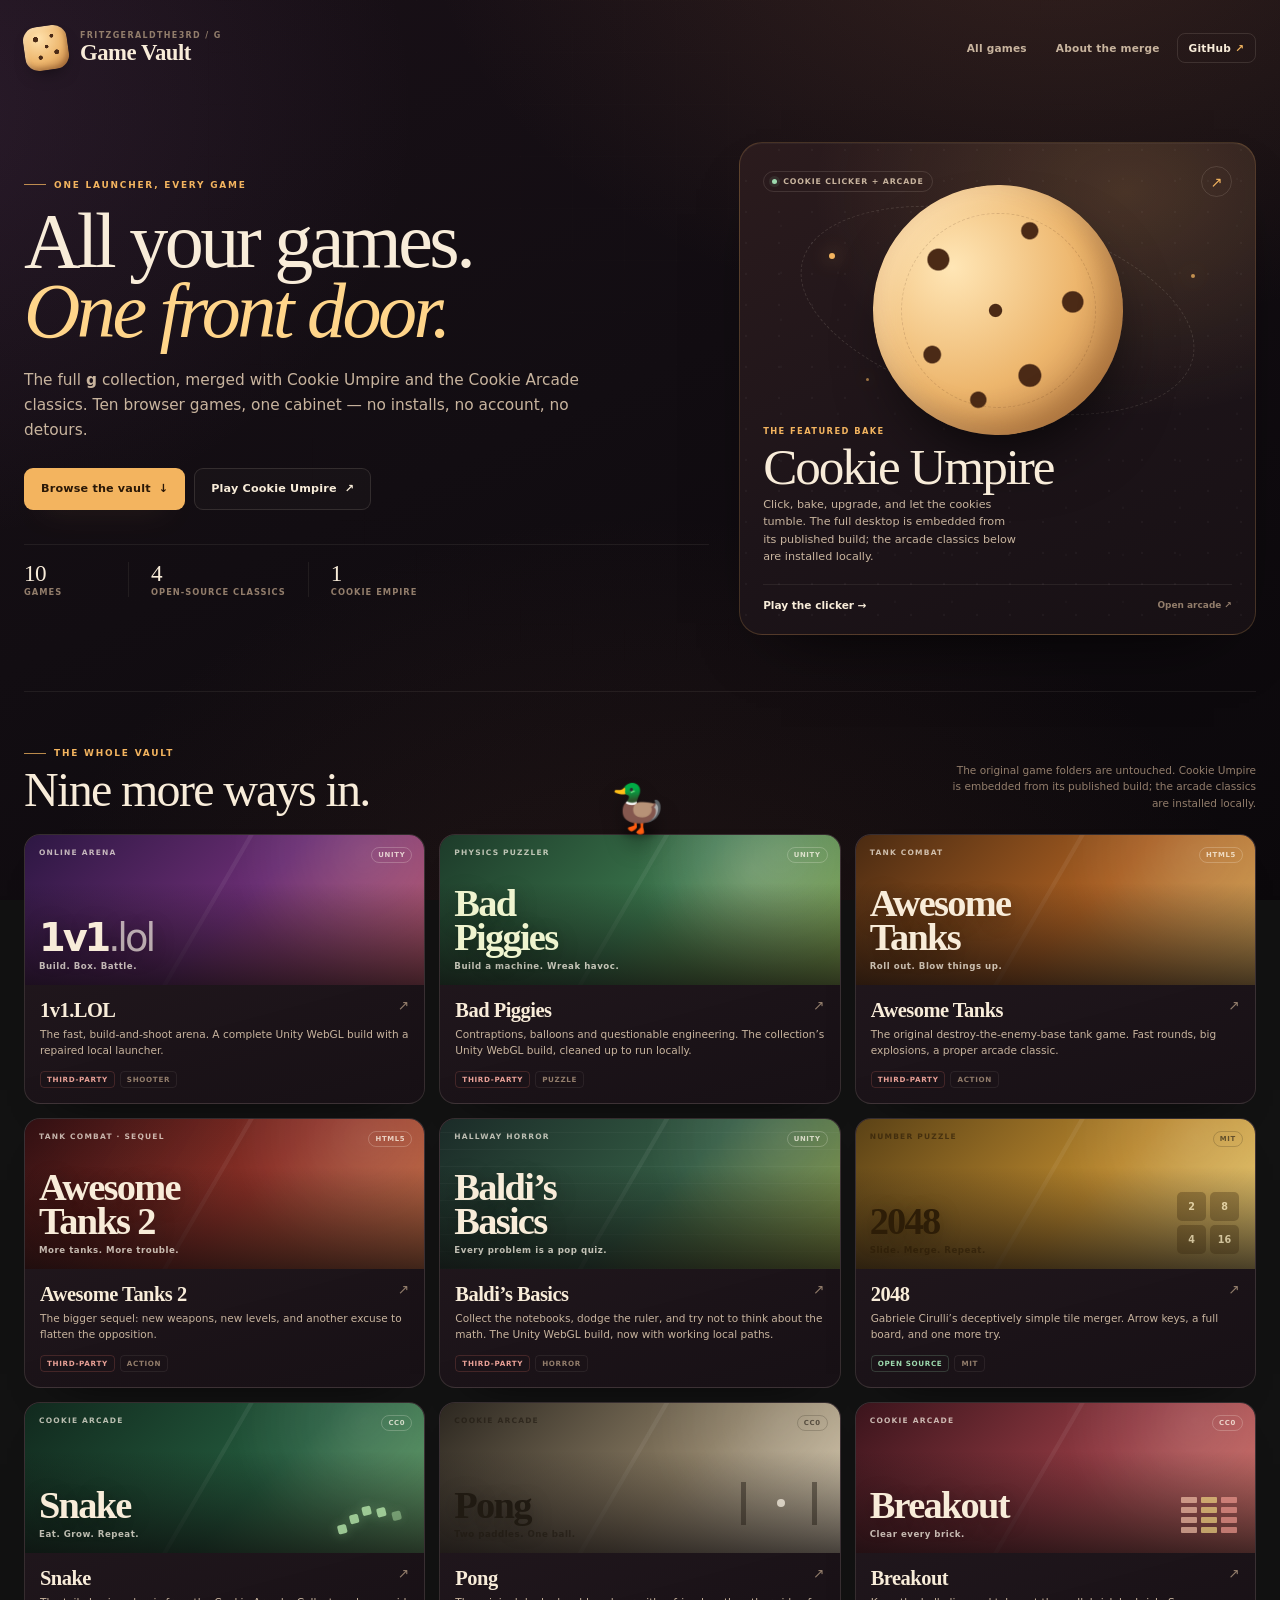
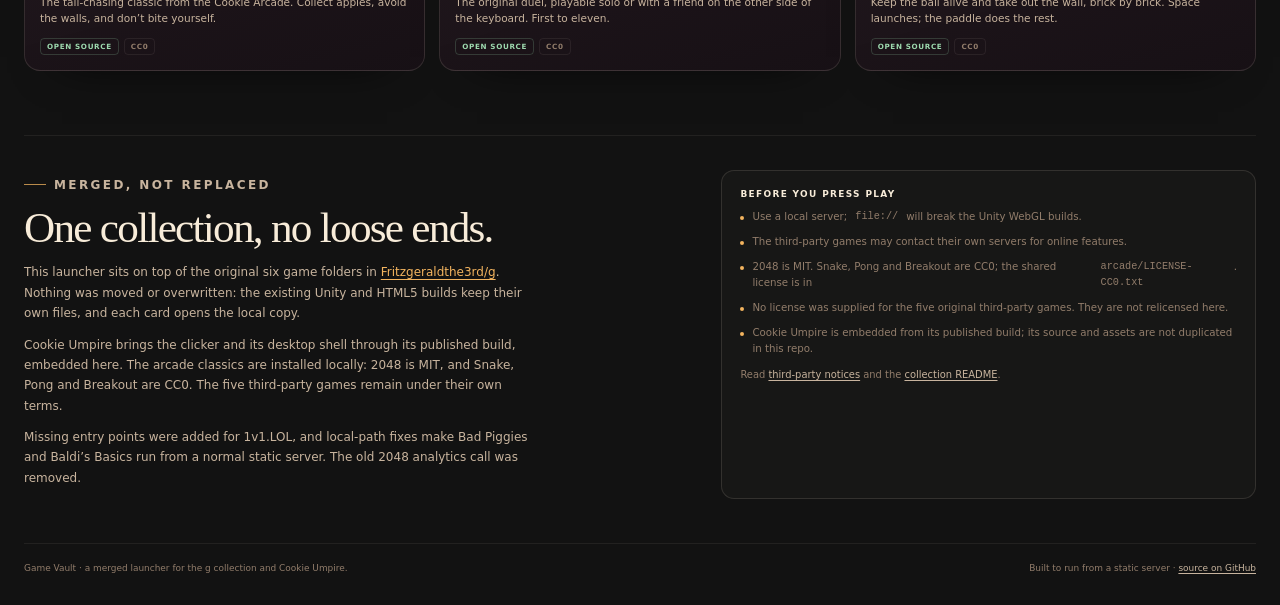
<file: index.html>
<!DOCTYPE html>
<html lang="en">
<head>
  <meta charset="utf-8">
  <meta name="viewport" content="width=device-width, initial-scale=1">
  <meta name="color-scheme" content="dark">
  <title>Game Vault — Cookie Umpire, 1v1.LOL, Bad Piggies &amp; more</title>
  <meta name="description" content="Every game in the g collection, merged into one launcher: Cookie Umpire, 1v1.LOL, Bad Piggies, Awesome Tanks, Baldi's Basics, 2048, Snake, Pong and Breakout.">
  <link rel="stylesheet" href="launcher.css">
</head>
<body>
  <a class="skip-link" href="#games">Skip to games</a>

  <div class="shell">
    <header class="topbar">
      <a class="brand" href="./" aria-label="Game Vault home">
        <span class="brand-cookie" aria-hidden="true"></span>
        <span class="brand-text">
          <span class="brand-kicker">Fritzgeraldthe3rd / g</span>
          <strong>Game Vault</strong>
        </span>
      </a>
      <nav class="nav" aria-label="Main navigation">
        <a href="#games">All games</a>
        <a href="#about">About the merge</a>
        <a class="nav-github" href="https://github.com/Fritzgeraldthe3rd/g" target="_blank" rel="noopener noreferrer">GitHub <span aria-hidden="true">↗</span></a>
      </nav>
    </header>

    <main id="top">
      <section class="hero" aria-labelledby="hero-title">
        <div class="hero-copy">
          <p class="eyebrow">One launcher, every game</p>
          <h1 id="hero-title">All your games.<br><em>One front door.</em></h1>
          <p class="hero-lede">
            The full <strong>g</strong> collection, merged with Cookie Umpire and the
            Cookie Arcade classics. Ten browser games, one cabinet — no installs,
            no account, no detours.
          </p>
          <div class="hero-actions">
            <a class="btn btn--primary" href="#games">Browse the vault <span aria-hidden="true">↓</span></a>
            <a class="btn btn--ghost" href="cookie-umpire/">Play Cookie Umpire <span aria-hidden="true">↗</span></a>
          </div>
          <div class="hero-stats" aria-label="Collection summary">
            <span class="stat"><strong>10</strong><span>games</span></span>
            <span class="stat"><strong>4</strong><span>open-source classics</span></span>
            <span class="stat"><strong>1</strong><span>cookie empire</span></span>
          </div>
        </div>

        <article class="cookie-card" aria-labelledby="cookie-feature-title">
          <a class="cookie-card-link" href="cookie-umpire/" aria-label="Play Cookie Umpire, the cookie clicker"></a>
          <div class="cookie-top">
            <span class="chip"><span class="chip-dot" aria-hidden="true"></span> Cookie clicker + arcade</span>
            <span class="cookie-arrow" aria-hidden="true">↗</span>
          </div>
          <div class="cookie-art" aria-hidden="true">
            <span class="cookie-orbit"></span>
            <span class="cookie-big"></span>
            <span class="cookie-spark cookie-spark--a"></span>
            <span class="cookie-spark cookie-spark--b"></span>
            <span class="cookie-spark cookie-spark--c"></span>
          </div>
          <div class="cookie-copy">
            <span class="kicker">The featured bake</span>
            <h2 id="cookie-feature-title">Cookie Umpire</h2>
            <p>
              Click, bake, upgrade, and let the cookies tumble. The full desktop
              is embedded from its published build; the arcade classics below
              are installed locally.
            </p>
            <div class="cookie-cta">
              <span class="cookie-play">Play the clicker →</span>
              <a class="cookie-arcade-link" href="arcade/">Open arcade ↗</a>
            </div>
          </div>
        </article>
      </section>

      <section class="collection" id="games" aria-labelledby="games-title">
        <header class="section-head">
          <div>
            <p class="eyebrow">The whole vault</p>
            <h2 id="games-title">Nine more ways in.</h2>
          </div>
          <p class="section-note">
            The original game folders are untouched. Cookie Umpire is embedded from
            its published build; the arcade classics are installed locally.
          </p>
        </header>

        <div class="game-grid">
          <a class="game-card" href="1v1-lol/" aria-label="Play 1v1.LOL">
            <div class="cover cover--1v1">
              <span class="cover-kicker">Online arena</span>
              <span class="cover-badge">Unity</span>
              <span class="cover-title">1v1<em>.LOL</em></span>
              <span class="cover-sub">Build. Box. Battle.</span>
            </div>
            <div class="card-body">
              <div class="card-head"><h3>1v1.LOL</h3><span class="card-arrow" aria-hidden="true">↗</span></div>
              <p>The fast, build-and-shoot arena. A complete Unity WebGL build with a repaired local launcher.</p>
              <div class="card-tags"><span class="tag tag--third">Third-party</span><span class="tag">Shooter</span></div>
            </div>
          </a>

          <a class="game-card" href="badpiggies/" aria-label="Play Bad Piggies">
            <div class="cover cover--piggies">
              <span class="cover-kicker">Physics puzzler</span>
              <span class="cover-badge">Unity</span>
              <span class="cover-title">Bad<br>Piggies</span>
              <span class="cover-sub">Build a machine. Wreak havoc.</span>
            </div>
            <div class="card-body">
              <div class="card-head"><h3>Bad Piggies</h3><span class="card-arrow" aria-hidden="true">↗</span></div>
              <p>Contraptions, balloons and questionable engineering. The collection’s Unity WebGL build, cleaned up to run locally.</p>
              <div class="card-tags"><span class="tag tag--third">Third-party</span><span class="tag">Puzzle</span></div>
            </div>
          </a>

          <a class="game-card" href="awesome-tanks/" aria-label="Play Awesome Tanks">
            <div class="cover cover--tanks">
              <span class="cover-kicker">Tank combat</span>
              <span class="cover-badge">HTML5</span>
              <span class="cover-title">Awesome<br>Tanks</span>
              <span class="cover-sub">Roll out. Blow things up.</span>
            </div>
            <div class="card-body">
              <div class="card-head"><h3>Awesome Tanks</h3><span class="card-arrow" aria-hidden="true">↗</span></div>
              <p>The original destroy-the-enemy-base tank game. Fast rounds, big explosions, a proper arcade classic.</p>
              <div class="card-tags"><span class="tag tag--third">Third-party</span><span class="tag">Action</span></div>
            </div>
          </a>

          <a class="game-card" href="awesome-tanks-2/" aria-label="Play Awesome Tanks 2">
            <div class="cover cover--tanks2">
              <span class="cover-kicker">Tank combat · sequel</span>
              <span class="cover-badge">HTML5</span>
              <span class="cover-title">Awesome<br>Tanks 2</span>
              <span class="cover-sub">More tanks. More trouble.</span>
            </div>
            <div class="card-body">
              <div class="card-head"><h3>Awesome Tanks 2</h3><span class="card-arrow" aria-hidden="true">↗</span></div>
              <p>The bigger sequel: new weapons, new levels, and another excuse to flatten the opposition.</p>
              <div class="card-tags"><span class="tag tag--third">Third-party</span><span class="tag">Action</span></div>
            </div>
          </a>

          <a class="game-card" href="baldibasic/" aria-label="Play Baldi's Basics">
            <div class="cover cover--baldi">
              <span class="cover-kicker">Hallway horror</span>
              <span class="cover-badge">Unity</span>
              <span class="cover-title">Baldi’s<br>Basics</span>
              <span class="cover-sub">Every problem is a pop quiz.</span>
            </div>
            <div class="card-body">
              <div class="card-head"><h3>Baldi’s Basics</h3><span class="card-arrow" aria-hidden="true">↗</span></div>
              <p>Collect the notebooks, dodge the ruler, and try not to think about the math. The Unity WebGL build, now with working local paths.</p>
              <div class="card-tags"><span class="tag tag--third">Third-party</span><span class="tag">Horror</span></div>
            </div>
          </a>

          <a class="game-card" href="2048/" aria-label="Play 2048">
            <div class="cover cover--2048">
              <span class="cover-kicker">Number puzzle</span>
              <span class="cover-badge">MIT</span>
              <span class="cover-title">2048</span>
              <span class="cover-sub">Slide. Merge. Repeat.</span>
              <div class="mini-grid" aria-hidden="true">
                <span class="mini-tile">2</span><span class="mini-tile">8</span>
                <span class="mini-tile">4</span><span class="mini-tile">16</span>
              </div>
            </div>
            <div class="card-body">
              <div class="card-head"><h3>2048</h3><span class="card-arrow" aria-hidden="true">↗</span></div>
              <p>Gabriele Cirulli’s deceptively simple tile merger. Arrow keys, a full board, and one more try.</p>
              <div class="card-tags"><span class="tag tag--open">Open source</span><span class="tag">MIT</span></div>
            </div>
          </a>

          <a class="game-card" href="arcade/snake/" aria-label="Play Snake in the Cookie Arcade">
            <div class="cover cover--snake">
              <span class="cover-kicker">Cookie Arcade</span>
              <span class="cover-badge">CC0</span>
              <span class="cover-title">Snake</span>
              <span class="cover-sub">Eat. Grow. Repeat.</span>
              <span class="snake-dots" aria-hidden="true"><i></i><i></i><i></i><i></i><i></i></span>
            </div>
            <div class="card-body">
              <div class="card-head"><h3>Snake</h3><span class="card-arrow" aria-hidden="true">↗</span></div>
              <p>The tail-chasing classic from the Cookie Arcade. Collect apples, avoid the walls, and don’t bite yourself.</p>
              <div class="card-tags"><span class="tag tag--open">Open source</span><span class="tag">CC0</span></div>
            </div>
          </a>

          <a class="game-card" href="arcade/pong/" aria-label="Play Pong in the Cookie Arcade">
            <div class="cover cover--pong">
              <span class="cover-kicker">Cookie Arcade</span>
              <span class="cover-badge">CC0</span>
              <span class="cover-title">Pong</span>
              <span class="cover-sub">Two paddles. One ball.</span>
              <span class="pong-art" aria-hidden="true"></span>
            </div>
            <div class="card-body">
              <div class="card-head"><h3>Pong</h3><span class="card-arrow" aria-hidden="true">↗</span></div>
              <p>The original duel, playable solo or with a friend on the other side of the keyboard. First to eleven.</p>
              <div class="card-tags"><span class="tag tag--open">Open source</span><span class="tag">CC0</span></div>
            </div>
          </a>

          <a class="game-card" href="arcade/breakout/" aria-label="Play Breakout in the Cookie Arcade">
            <div class="cover cover--breakout">
              <span class="cover-kicker">Cookie Arcade</span>
              <span class="cover-badge">CC0</span>
              <span class="cover-title">Breakout</span>
              <span class="cover-sub">Clear every brick.</span>
              <span class="breakout-art" aria-hidden="true">
                <i></i><i></i><i></i><i></i><i></i><i></i>
                <i></i><i></i><i></i><i></i><i></i><i></i>
              </span>
            </div>
            <div class="card-body">
              <div class="card-head"><h3>Breakout</h3><span class="card-arrow" aria-hidden="true">↗</span></div>
              <p>Keep the ball alive and take out the wall, brick by brick. Space launches; the paddle does the rest.</p>
              <div class="card-tags"><span class="tag tag--open">Open source</span><span class="tag">CC0</span></div>
            </div>
          </a>
        </div>
      </section>

      <section class="about" id="about" aria-labelledby="about-title">
        <div class="about-copy">
          <p class="eyebrow">Merged, not replaced</p>
          <h2 id="about-title">One collection, no loose ends.</h2>
          <p>
            This launcher sits on top of the original six game folders in
            <a href="https://github.com/Fritzgeraldthe3rd/g" target="_blank" rel="noopener noreferrer">Fritzgeraldthe3rd/g</a>.
            Nothing was moved or overwritten: the existing Unity and HTML5 builds
            keep their own files, and each card opens the local copy.
          </p>
          <p>
            Cookie Umpire brings the clicker and its desktop shell through its
            published build, embedded here. The arcade classics are installed
            locally: 2048 is MIT, and Snake, Pong and Breakout are CC0. The five
            third-party games remain under their own terms.
          </p>
          <p>
            Missing entry points were added for 1v1.LOL, and local-path fixes make
            Bad Piggies and Baldi’s Basics run from a normal static server. The
            old 2048 analytics call was removed.
          </p>
        </div>
        <aside class="notice" aria-label="Licensing and technical notes">
          <h3>Before you press play</h3>
          <ul>
            <li>Use a local server; <code>file://</code> will break the Unity WebGL builds.</li>
            <li>The third-party games may contact their own servers for online features.</li>
            <li>2048 is MIT. Snake, Pong and Breakout are CC0; the shared license is in <code>arcade/LICENSE-CC0.txt</code>.</li>
            <li>No license was supplied for the five original third-party games. They are not relicensed here.</li>
            <li>Cookie Umpire is embedded from its published build; its source and assets are not duplicated in this repo.</li>
          </ul>
          <p style="margin: 13px 0 0; color: var(--dim); font-size: 0.62rem;">
            Read <a href="THIRD-PARTY-NOTICES.md">third-party notices</a> and the
            <a href="README.md">collection README</a>.
          </p>
        </aside>
      </section>
    </main>

    <footer class="footer">
      <span>Game Vault · a merged launcher for the g collection and Cookie Umpire.</span>
      <span>Built to run from a static server · <a href="https://github.com/Fritzgeraldthe3rd/g" target="_blank" rel="noopener noreferrer">source on GitHub</a></span>
    </footer>
  </div>

  <div id="meme-duck" class="duck" aria-hidden="true">
    <span class="duck-shadow"></span>
    <span class="duck-facing"><span class="duck-emoji">🦆</span></span>
  </div>

  <script>
    (() => {
      const duck = document.getElementById('meme-duck');
      if (!duck) return;

      const facing = duck.querySelector('.duck-facing');
      const reduceMotion = window.matchMedia('(prefers-reduced-motion: reduce)').matches;
      const cards = new Set();
      const carried = new Set();
      const MAX_CARDS = 5;
      const LIFETIME = 30000;
      const CARRY_TIME = 3200;
      const MARGIN = 8;
      let duckDir = 1;
      let duckTargetX = 0;
      let carryFrame = 0;

      const clamp = (value, min, max) => Math.min(Math.max(value, min), Math.max(min, max));

      const memes = [
        { emoji: '🦆', caption: 'certified duck moment', tone: 'amber' },
        { emoji: '🐸', caption: 'this is fine.', tone: 'mint' },
        { emoji: '💾', caption: 'saving... 99%', tone: 'violet' },
        { emoji: '🍞', caption: 'no thoughts, just bread', tone: 'toast' },
        { emoji: '🐶', caption: 'i am once again asking for crumbs', tone: 'coral' },
        { emoji: '🪩', caption: 'unmute the pond', tone: 'pink' },
        { emoji: '🧠', caption: '404: motivation not found', tone: 'blue' },
        { emoji: '🐱', caption: 'me dragging my responsibilities', tone: 'violet' },
        { text: 'THE COOKIE\nWAS A LIE', tone: 'amber' },
        { text: 'do not\nfeed the duck', tone: 'mint' },
        { text: 'waddle first.\npanic later.', tone: 'pink' },
        { text: '30 seconds\nof fame', tone: 'coral' }
      ];

      function placeDuckStart() {
        const x = Math.min(window.innerWidth * 0.16, Math.max(24, window.innerWidth - 90));
        const y = Math.max(24, window.innerHeight - 78);
        duckTargetX = x;
        duck.style.transform = `translate3d(${x}px, ${y}px, 0)`;
      }

      function chooseDuckTarget() {
        const maxX = Math.max(24, window.innerWidth - 84);
        const x = 24 + Math.random() * Math.max(1, maxX - 24);
        const y = Math.max(24, window.innerHeight - 78 - Math.random() * Math.min(90, window.innerHeight * 0.16));
        const current = duck.getBoundingClientRect();
        duckDir = x >= duckTargetX ? 1 : -1;
        duckTargetX = x;
        facing.style.setProperty('--duck-dir', String(duckDir));
        const distance = Math.hypot(x - current.left, y - current.top);
        const duration = reduceMotion ? 0.01 : clamp(distance / 56, 3.2, 7);
        duck.style.transitionDuration = `${duration}s`;
        duck.style.transform = `translate3d(${x}px, ${y}px, 0)`;
      }

      function releaseCard(card) {
        carried.delete(card);
        card.dataset.carrier = 'false';
      }

      function startCarryLoop() {
        if (!carryFrame) carryFrame = requestAnimationFrame(carryLoop);
      }

      function carryLoop(now) {
        carryFrame = 0;
        const rect = duck.getBoundingClientRect();

        carried.forEach((card) => {
          if (!card.isConnected || card.classList.contains('is-dragging') || now >= card._releaseAt) {
            releaseCard(card);
            return;
          }

          const width = card.offsetWidth;
          const height = card.offsetHeight;
          const x = clamp(rect.left + (duckDir > 0 ? -width + 30 : rect.width - 30), MARGIN, window.innerWidth - width - MARGIN);
          const y = clamp(rect.top - height + 44, MARGIN, window.innerHeight - height - MARGIN);
          card.style.left = `${x}px`;
          card.style.top = `${y}px`;
        });

        if (carried.size) startCarryLoop();
      }

      function dismissCard(card, quick = false) {
        if (!card || !card.isConnected) return;
        window.clearTimeout(card._timer);
        cards.delete(card);
        releaseCard(card);

        if (quick) {
          card.classList.add('is-closing');
          window.setTimeout(() => card.remove(), 220);
        } else {
          card.remove();
        }
      }

      function spawnMeme() {
        if (cards.size >= MAX_CARDS) {
          dismissCard(cards.values().next().value, true);
        }

        const item = memes[Math.floor(Math.random() * memes.length)];
        const card = document.createElement('article');
        card.className = `meme-card meme-card--${item.tone}${item.text ? ' meme-card--text' : ''}`;
        card.dataset.ttl = String(LIFETIME);
        card.setAttribute('role', 'note');
        card.style.setProperty('--tilt', `${(Math.random() * 8 - 4).toFixed(1)}deg`);

        const close = document.createElement('button');
        close.type = 'button';
        close.className = 'meme-close';
        close.setAttribute('aria-label', 'Dismiss this meme');
        close.textContent = '×';
        card.appendChild(close);

        if (item.text) {
          const text = document.createElement('p');
          text.className = 'meme-text';
          text.textContent = item.text;
          card.appendChild(text);
        } else {
          const art = document.createElement('div');
          art.className = 'meme-art';
          art.setAttribute('aria-hidden', 'true');
          art.textContent = item.emoji;
          const caption = document.createElement('p');
          caption.className = 'meme-caption';
          caption.textContent = item.caption;
          card.appendChild(art);
          card.appendChild(caption);
        }

        card.style.left = '-999px';
        card.style.top = '-999px';
        document.body.appendChild(card);

        const duckRect = duck.getBoundingClientRect();
        const width = card.offsetWidth;
        const height = card.offsetHeight;
        const x = clamp(duckRect.left + (duckDir > 0 ? -width + 30 : duckRect.width - 30), MARGIN, window.innerWidth - width - MARGIN);
        const y = clamp(duckRect.top - height + 44, MARGIN, window.innerHeight - height - MARGIN);
        card.style.left = `${x}px`;
        card.style.top = `${y}px`;

        cards.add(card);
        card._timer = window.setTimeout(() => dismissCard(card), LIFETIME);
        card._releaseAt = performance.now() + CARRY_TIME;
        card.dataset.carrier = 'true';
        carried.add(card);
        startCarryLoop();

        let drag = null;

        close.addEventListener('click', (event) => {
          event.stopPropagation();
          dismissCard(card, true);
        });

        card.addEventListener('pointerdown', (event) => {
          if (event.button !== 0 || event.target.closest('.meme-close')) return;
          releaseCard(card);
          const rect = card.getBoundingClientRect();
          drag = { id: event.pointerId, dx: event.clientX - rect.left, dy: event.clientY - rect.top };
          card.classList.add('is-dragging');
          card.setPointerCapture(event.pointerId);
          event.preventDefault();
        });

        card.addEventListener('pointermove', (event) => {
          if (!drag || drag.id !== event.pointerId) return;
          const width = card.offsetWidth;
          const height = card.offsetHeight;
          card.style.left = `${clamp(event.clientX - drag.dx, MARGIN, window.innerWidth - width - MARGIN)}px`;
          card.style.top = `${clamp(event.clientY - drag.dy, MARGIN, window.innerHeight - height - MARGIN)}px`;
        });

        function finishDrag(event) {
          if (!drag || drag.id !== event.pointerId) return;
          drag = null;
          card.classList.remove('is-dragging');
          if (card.hasPointerCapture(event.pointerId)) card.releasePointerCapture(event.pointerId);
        }

        card.addEventListener('pointerup', finishDrag);
        card.addEventListener('pointercancel', finishDrag);
      }

      placeDuckStart();

      if (!reduceMotion) {
        window.setTimeout(chooseDuckTarget, 900);
        window.setInterval(chooseDuckTarget, 5600);
      }

      window.setTimeout(spawnMeme, 2400);
      window.setInterval(spawnMeme, 9000);
    })();
  </script>
</body>
</html>
</file>
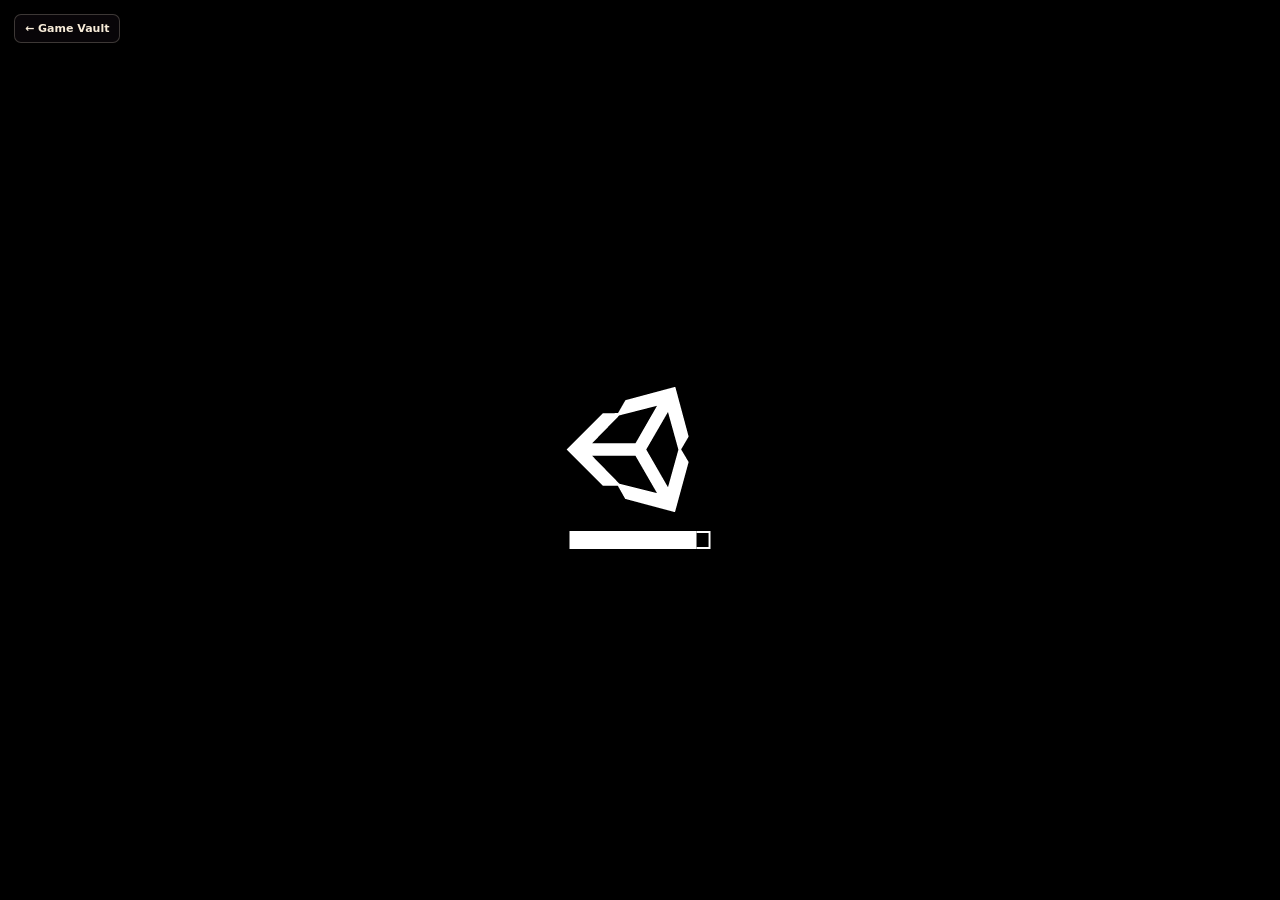
<file: 1v1-lol/index.html>
<!DOCTYPE html>
<html lang="en">
<head>
  <meta charset="utf-8">
  <meta name="viewport" content="width=device-width, initial-scale=1, viewport-fit=cover">
  <meta name="color-scheme" content="dark">
  <meta name="theme-color" content="#08080c">
  <title>1v1.LOL — Game Vault</title>
  <link rel="stylesheet" href="style.css">
  <style>
    html, body {
      width: 100%;
      height: 100%;
      margin: 0;
      overflow: hidden;
      background: #08080c;
    }

    .webgl-content {
      position: fixed;
      inset: 0;
      width: 100vw;
      height: 100vh;
      background:
        radial-gradient(900px 620px at 72% 12%, rgba(122, 54, 139, 0.22), transparent 65%),
        #08080c;
    }

    #gameContainer {
      position: absolute;
      inset: 0;
      width: 100%;
      height: 100%;
    }

    #gameContainer canvas {
      max-width: 100%;
      max-height: 100%;
    }

    .vault-back {
      position: fixed;
      top: 14px;
      left: 14px;
      z-index: 10000;
      padding: 7px 10px;
      border: 1px solid rgba(248, 236, 217, 0.22);
      border-radius: 7px;
      background: rgba(12, 8, 12, 0.74);
      color: #f8ecd9;
      font: 650 11px/1.2 ui-sans-serif, system-ui, -apple-system, "Segoe UI", sans-serif;
      text-decoration: none;
      backdrop-filter: blur(8px);
      transition: background 0.15s ease, border-color 0.15s ease;
    }

    .vault-back:hover {
      border-color: rgba(243, 180, 95, 0.55);
      background: rgba(35, 22, 27, 0.92);
    }

    .vault-back:focus-visible {
      outline: 2px solid #f3b45f;
      outline-offset: 2px;
    }
  </style>
</head>
<body>
  <div class="webgl-content">
    <div id="gameContainer"></div>
  </div>

  <a class="vault-back" href="../">← Game Vault</a>

  <script src="1firebase-app.js"></script>
  <script src="1firebase-auth.js"></script>
  <script src="1firebase-firestore.js"></script>
  <script src="1firebase.js"></script>
  <script src="1firestore.js"></script>
  <script src="1login.js"></script>
  <script src="2.7.js"></script>
  <script src="UnityProgress.js"></script>
  <script>
    var gameInstance = UnityLoader.instantiate("gameContainer", "2.7.json", {
      onProgress: UnityProgress
    });
  </script>
</body>
</html>
</file>
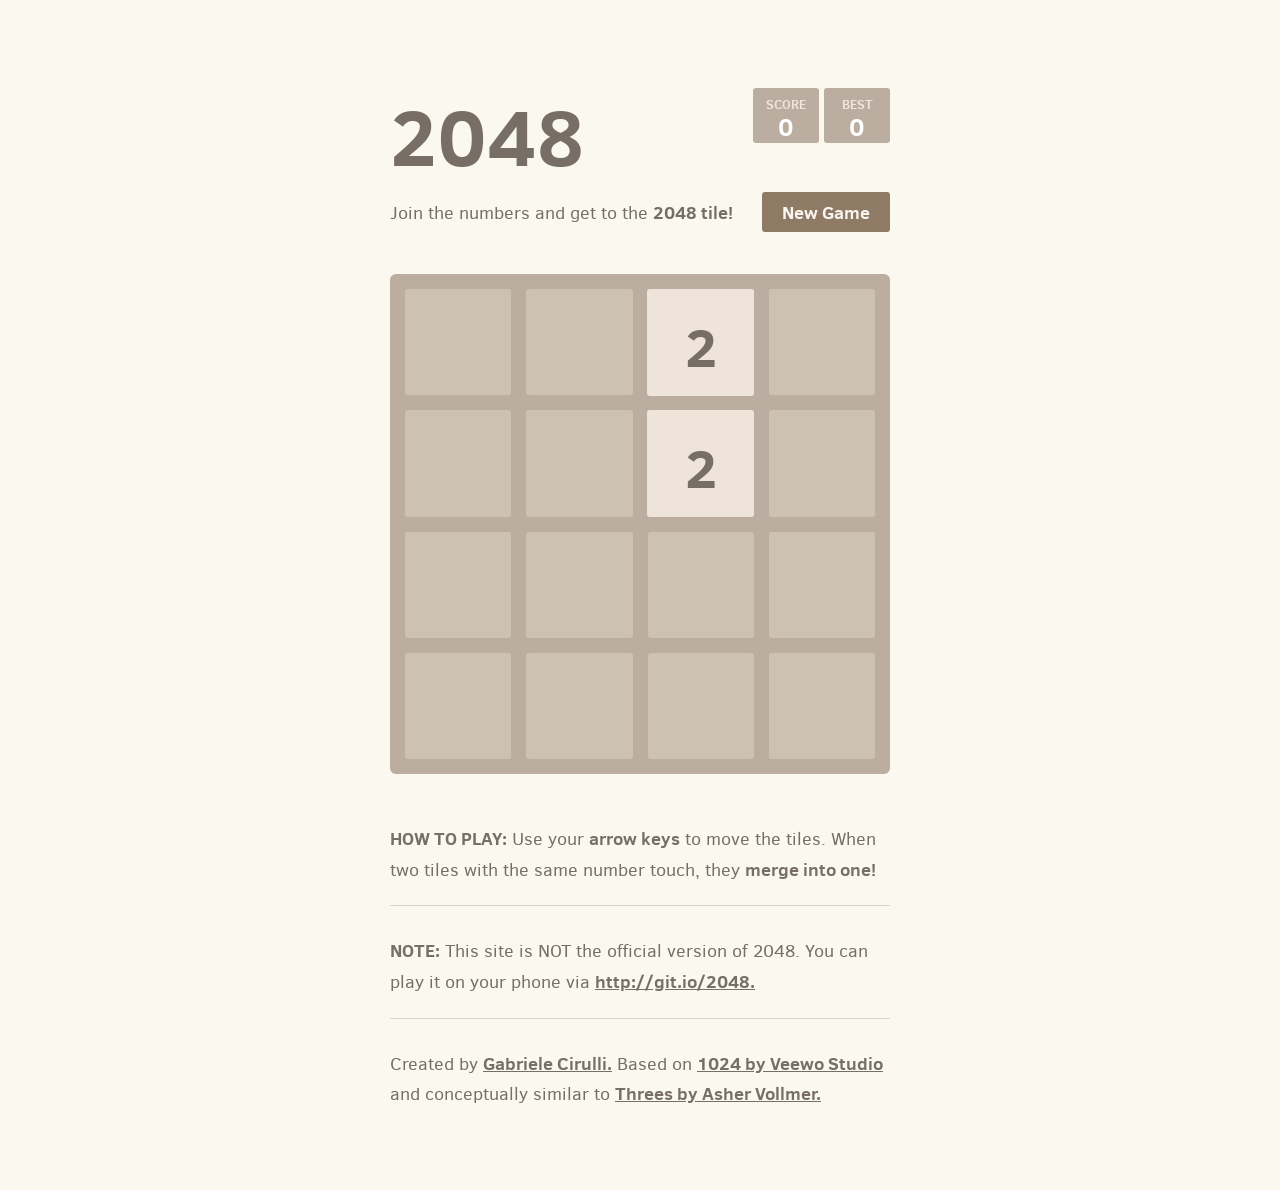
<file: 2048/index.html>
<!DOCTYPE html>
<html lang="en" manifest="cache.appcache">
<head>
  <meta charset="utf-8">
  <title>2048</title>

  <link href="style/main.css" rel="stylesheet" type="text/css">
  <link rel="shortcut icon" href="favicon.ico">
  <link rel="apple-touch-icon" href="meta/apple-touch-icon.png">
  <meta name="apple-mobile-web-app-capable" content="yes">
  <meta name="apple-mobile-web-app-status-bar-style" content="black-translucent">

  <meta name="HandheldFriendly" content="True">
  <meta name="MobileOptimized" content="320">
  <meta name="viewport" content="width=device-width, target-densitydpi=160dpi, initial-scale=1.0, maximum-scale=1, user-scalable=no, minimal-ui">

  <meta property="og:title" content="2048 game"/>
  <meta property="og:site_name" content="2048 game"/>
  <meta property="og:description" content="Join the numbers and get to the 2048 tile! Careful: this game is extremely addictive!"/>
  <meta property="og:image" content="http://gabrielecirulli.github.io/2048/meta/og_image.png"/>
</head>
<body>
  <div class="container">
    <div class="heading">
      <h1 class="title">2048</h1>
      <div class="scores-container">
        <div class="score-container">0</div>
        <div class="best-container">0</div>
      </div>
    </div>

    <div class="above-game">
      <p class="game-intro">Join the numbers and get to the <strong>2048 tile!</strong></p>
      <a class="restart-button">New Game</a>
    </div>

    <div class="game-container">
      <div class="game-message">
        <p></p>
        <div class="lower">
	        <a class="keep-playing-button">Keep going</a>
          <a class="retry-button">Try again</a>
          <div class="score-sharing"></div>
        </div>
      </div>

      <div class="grid-container">
        <div class="grid-row">
          <div class="grid-cell"></div>
          <div class="grid-cell"></div>
          <div class="grid-cell"></div>
          <div class="grid-cell"></div>
        </div>
        <div class="grid-row">
          <div class="grid-cell"></div>
          <div class="grid-cell"></div>
          <div class="grid-cell"></div>
          <div class="grid-cell"></div>
        </div>
        <div class="grid-row">
          <div class="grid-cell"></div>
          <div class="grid-cell"></div>
          <div class="grid-cell"></div>
          <div class="grid-cell"></div>
        </div>
        <div class="grid-row">
          <div class="grid-cell"></div>
          <div class="grid-cell"></div>
          <div class="grid-cell"></div>
          <div class="grid-cell"></div>
        </div>
      </div>

      <div class="tile-container">

      </div>
    </div>

    <p class="game-explanation">
      <strong class="important">How to play:</strong> Use your <strong>arrow keys</strong> to move the tiles. When two tiles with the same number touch, they <strong>merge into one!</strong>
    </p>
    <hr>
    <p>
    <strong class="important">Note:</strong> This site is NOT the official version of 2048. You can play it on your phone via <a href="http://git.io/2048">http://git.io/2048.</a>
    </p>
    <hr>
    <p>
    Created by <a href="http://gabrielecirulli.com" target="_blank">Gabriele Cirulli.</a> Based on <a href="https://itunes.apple.com/us/app/1024!/id823499224" target="_blank">1024 by Veewo Studio</a> and conceptually similar to <a href="http://asherv.com/threes/" target="_blank">Threes by Asher Vollmer.</a>
    </p>
   
  <script src="js/bind_polyfill.js"></script>
  <script src="js/classlist_polyfill.js"></script>
  <script src="js/animframe_polyfill.js"></script>
  <script src="js/keyboard_input_manager.js"></script>
  <script src="js/html_actuator.js"></script>
  <script src="js/grid.js"></script>
  <script src="js/tile.js"></script>
  <script src="js/local_storage_manager.js"></script>
  <script src="js/game_manager.js"></script>
  <script src="js/application.js"></script>
</body>
</html>
</file>
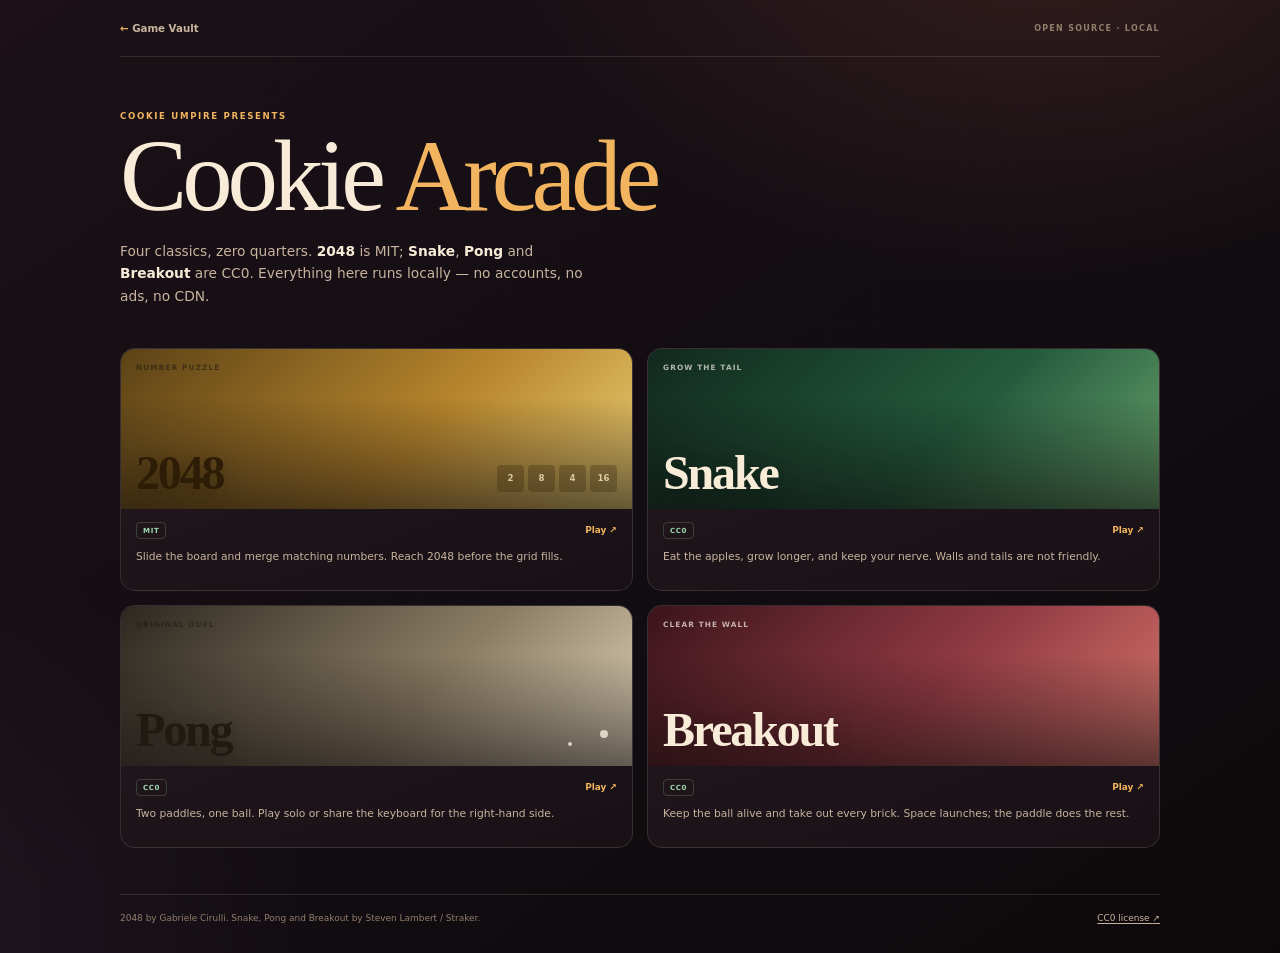
<file: arcade/index.html>
<!DOCTYPE html>
<html lang="en">
<head>
  <meta charset="utf-8">
  <meta name="viewport" content="width=device-width, initial-scale=1">
  <meta name="color-scheme" content="dark">
  <meta name="theme-color" content="#120d12">
  <title>Cookie Arcade — Game Vault</title>
  <meta name="description" content="The Cookie Arcade classics: 2048, Snake, Pong and Breakout, played locally in the Game Vault.">
  <style>
    :root {
      --bg: #120d12;
      --panel: #1e151b;
      --cream: #f8ecd9;
      --muted: #c8b49e;
      --dim: #927d6b;
      --amber: #f3b45f;
      --mint: #9dd9ae;
      --line: rgba(248, 236, 217, 0.12);
      --display: "Iowan Old Style", "Palatino Linotype", Palatino, "Book Antiqua", Georgia, serif;
      --ui: ui-sans-serif, system-ui, -apple-system, "Segoe UI", Roboto, "Helvetica Neue", Arial, sans-serif;
    }

    * { box-sizing: border-box; }
    body {
      min-height: 100vh;
      margin: 0;
      color: var(--cream);
      font-family: var(--ui);
      background:
        radial-gradient(850px 600px at 82% -10%, rgba(184, 95, 70, 0.2), transparent 64%),
        radial-gradient(700px 600px at -10% 100%, rgba(98, 64, 101, 0.18), transparent 68%),
        linear-gradient(145deg, #1b1117, var(--bg) 52%, #0d090b);
    }

    body::before {
      content: "";
      position: fixed;
      inset: 0;
      pointer-events: none;
      opacity: 0.3;
      background-image:
        linear-gradient(rgba(248, 236, 217, 0.045) 1px, transparent 1px),
        linear-gradient(90deg, rgba(248, 236, 217, 0.045) 1px, transparent 1px);
      background-size: 46px 46px;
      mask-image: radial-gradient(ellipse at 60% 30%, #000, transparent 76%);
      -webkit-mask-image: radial-gradient(ellipse at 60% 30%, #000, transparent 76%);
    }

    a { color: inherit; }
    .shell { position: relative; z-index: 1; width: min(1040px, calc(100% - 40px)); margin: 0 auto; }

    .top {
      display: flex;
      align-items: center;
      justify-content: space-between;
      gap: 18px;
      padding: 22px 0;
      border-bottom: 1px solid var(--line);
    }

    .back {
      color: var(--muted);
      font-size: 0.64rem;
      font-weight: 700;
      text-decoration: none;
    }
    .back span { color: var(--amber); }
    .back:hover { color: var(--cream); }
    .back:focus-visible,
    .card:focus-visible,
    .license:focus-visible {
      outline: 2px solid rgba(243, 180, 95, 0.7);
      outline-offset: 3px;
      border-radius: 5px;
    }

    .top-label {
      color: var(--dim);
      font-size: 0.5rem;
      font-weight: 700;
      letter-spacing: 0.16em;
      text-transform: uppercase;
    }

    .hero { padding: 54px 0 30px; }

    .eyebrow {
      display: block;
      margin: 0 0 12px;
      color: var(--amber);
      font-size: 0.54rem;
      font-weight: 750;
      letter-spacing: 0.19em;
      text-transform: uppercase;
    }

    h1 {
      margin: 0;
      font-family: var(--display);
      font-size: clamp(3.2rem, 8vw, 6.3rem);
      font-weight: 500;
      letter-spacing: -0.05em;
      line-height: 0.86;
    }

    h1 em { color: var(--amber); font-style: normal; }

    .lede {
      max-width: 54ch;
      margin: 20px 0 0;
      color: var(--muted);
      font-size: 0.86rem;
      line-height: 1.65;
    }

    .lede strong { color: var(--cream); font-weight: 650; }

    .grid {
      display: grid;
      grid-template-columns: repeat(2, minmax(0, 1fr));
      gap: 14px;
      padding: 10px 0 46px;
    }

    .card {
      display: flex;
      flex-direction: column;
      min-width: 0;
      overflow: hidden;
      border: 1px solid var(--line);
      border-radius: 15px;
      background: linear-gradient(160deg, rgba(38, 26, 33, 0.95), rgba(24, 17, 22, 0.98));
      text-decoration: none;
      transition: transform 0.18s ease, border-color 0.18s ease;
    }

    .card:hover {
      transform: translateY(-3px);
      border-color: rgba(243, 180, 95, 0.34);
    }

    .cover {
      position: relative;
      display: flex;
      flex-direction: column;
      justify-content: flex-end;
      height: 160px;
      padding: 15px;
      overflow: hidden;
    }

    .cover::after {
      content: "";
      position: absolute;
      inset: 0;
      background: linear-gradient(0deg, rgba(10, 7, 9, 0.6), transparent 70%);
    }

    .cover > * { position: relative; z-index: 1; }

    .cover--2048 {
      background: linear-gradient(135deg, #5b4216, #b8862d 58%, #efd277);
      color: #2d1d07;
    }
    .cover--snake { background: linear-gradient(135deg, #11291e, #245b3d 58%, #69a66c); }
    .cover--pong { background: linear-gradient(135deg, #2c2720, #8a7c63 58%, #e4d7bc); color: #201a12; }
    .cover--breakout { background: linear-gradient(135deg, #3b141c, #913a42 55%, #d9776d); }

    .kicker {
      position: absolute;
      top: 14px;
      left: 15px;
      color: rgba(255, 248, 235, 0.68);
      font-size: 0.46rem;
      font-weight: 750;
      letter-spacing: 0.15em;
      text-transform: uppercase;
    }

    .cover--2048 .kicker,
    .cover--pong .kicker { color: rgba(32, 26, 18, 0.58); }

    .title {
      font-family: var(--display);
      font-size: clamp(2.1rem, 4vw, 3rem);
      font-weight: 600;
      letter-spacing: -0.045em;
      line-height: 0.9;
      text-shadow: 0 4px 20px rgba(0, 0, 0, 0.2);
    }

    .tiles {
      position: absolute;
      right: 15px;
      bottom: 17px;
      display: flex;
      gap: 4px;
      opacity: 0.7;
    }

    .tiles i {
      display: grid;
      place-items: center;
      width: 27px;
      height: 27px;
      border-radius: 4px;
      background: rgba(45, 29, 7, 0.4);
      color: #fff2cd;
      font-size: 0.54rem;
      font-style: normal;
      font-weight: 800;
    }

    .ball {
      position: absolute;
      right: 24px;
      bottom: 28px;
      width: 8px;
      height: 8px;
      border-radius: 50%;
      background: #fdf6e8;
      box-shadow: -34px 10px 0 -2px #fdf6e8;
      opacity: 0.75;
    }

    .body {
      display: flex;
      flex: 1;
      flex-direction: column;
      padding: 13px 15px 14px;
    }

    .body p {
      flex: 1;
      margin: 5px 0 11px;
      color: var(--muted);
      font-size: 0.67rem;
      line-height: 1.5;
    }

    .row {
      display: flex;
      align-items: center;
      justify-content: space-between;
      gap: 9px;
    }

    .tag {
      padding: 3px 6px;
      border: 1px solid rgba(157, 217, 174, 0.22);
      border-radius: 4px;
      color: var(--mint);
      font-size: 0.44rem;
      font-weight: 700;
      letter-spacing: 0.09em;
      text-transform: uppercase;
    }

    .play {
      color: var(--amber);
      font-size: 0.56rem;
      font-weight: 700;
    }

    .footer {
      display: flex;
      align-items: center;
      justify-content: space-between;
      gap: 18px;
      padding: 17px 0 28px;
      border-top: 1px solid var(--line);
      color: var(--dim);
      font-size: 0.56rem;
      line-height: 1.5;
    }

    .license { color: var(--muted); text-underline-offset: 2px; }

    @media (max-width: 660px) {
      .shell { width: calc(100% - 28px); }
      .grid { grid-template-columns: 1fr; }
      .hero { padding-top: 38px; }
      .cover { height: 146px; }
      .footer { align-items: flex-start; flex-direction: column; gap: 5px; }
    }

    @media (prefers-reduced-motion: reduce) {
      *, *::before, *::after { transition: none !important; }
    }
  </style>
</head>
<body>
  <div class="shell">
    <header class="top">
      <a class="back" href="../"><span aria-hidden="true">←</span> Game Vault</a>
      <span class="top-label">Open source · local</span>
    </header>

    <main>
      <section class="hero">
        <span class="eyebrow">Cookie Umpire presents</span>
        <h1>Cookie <em>Arcade</em></h1>
        <p class="lede">
          Four classics, zero quarters. <strong>2048</strong> is MIT; <strong>Snake</strong>,
          <strong>Pong</strong> and <strong>Breakout</strong> are CC0. Everything
          here runs locally — no accounts, no ads, no CDN.
        </p>
      </section>

      <section class="grid" aria-label="Arcade games">
        <a class="card" href="../2048/">
          <span class="cover cover--2048">
            <span class="kicker">Number puzzle</span>
            <span class="title">2048</span>
            <span class="tiles" aria-hidden="true"><i>2</i><i>8</i><i>4</i><i>16</i></span>
          </span>
          <span class="body">
            <span class="row"><span class="tag">MIT</span><span class="play">Play ↗</span></span>
            <p style="margin-top:10px">Slide the board and merge matching numbers. Reach 2048 before the grid fills.</p>
          </span>
        </a>

        <a class="card" href="snake/">
          <span class="cover cover--snake">
            <span class="kicker">Grow the tail</span>
            <span class="title">Snake</span>
          </span>
          <span class="body">
            <span class="row"><span class="tag">CC0</span><span class="play">Play ↗</span></span>
            <p style="margin-top:10px">Eat the apples, grow longer, and keep your nerve. Walls and tails are not friendly.</p>
          </span>
        </a>

        <a class="card" href="pong/">
          <span class="cover cover--pong">
            <span class="kicker">Original duel</span>
            <span class="title">Pong</span>
            <span class="ball" aria-hidden="true"></span>
          </span>
          <span class="body">
            <span class="row"><span class="tag">CC0</span><span class="play">Play ↗</span></span>
            <p style="margin-top:10px">Two paddles, one ball. Play solo or share the keyboard for the right-hand side.</p>
          </span>
        </a>

        <a class="card" href="breakout/">
          <span class="cover cover--breakout">
            <span class="kicker">Clear the wall</span>
            <span class="title">Breakout</span>
          </span>
          <span class="body">
            <span class="row"><span class="tag">CC0</span><span class="play">Play ↗</span></span>
            <p style="margin-top:10px">Keep the ball alive and take out every brick. Space launches; the paddle does the rest.</p>
          </span>
        </a>
      </section>
    </main>

    <footer class="footer">
      <span>2048 by Gabriele Cirulli. Snake, Pong and Breakout by Steven Lambert / Straker.</span>
      <a class="license" href="LICENSE-CC0.txt">CC0 license <span aria-hidden="true">↗</span></a>
    </footer>
  </div>
</body>
</html>
</file>
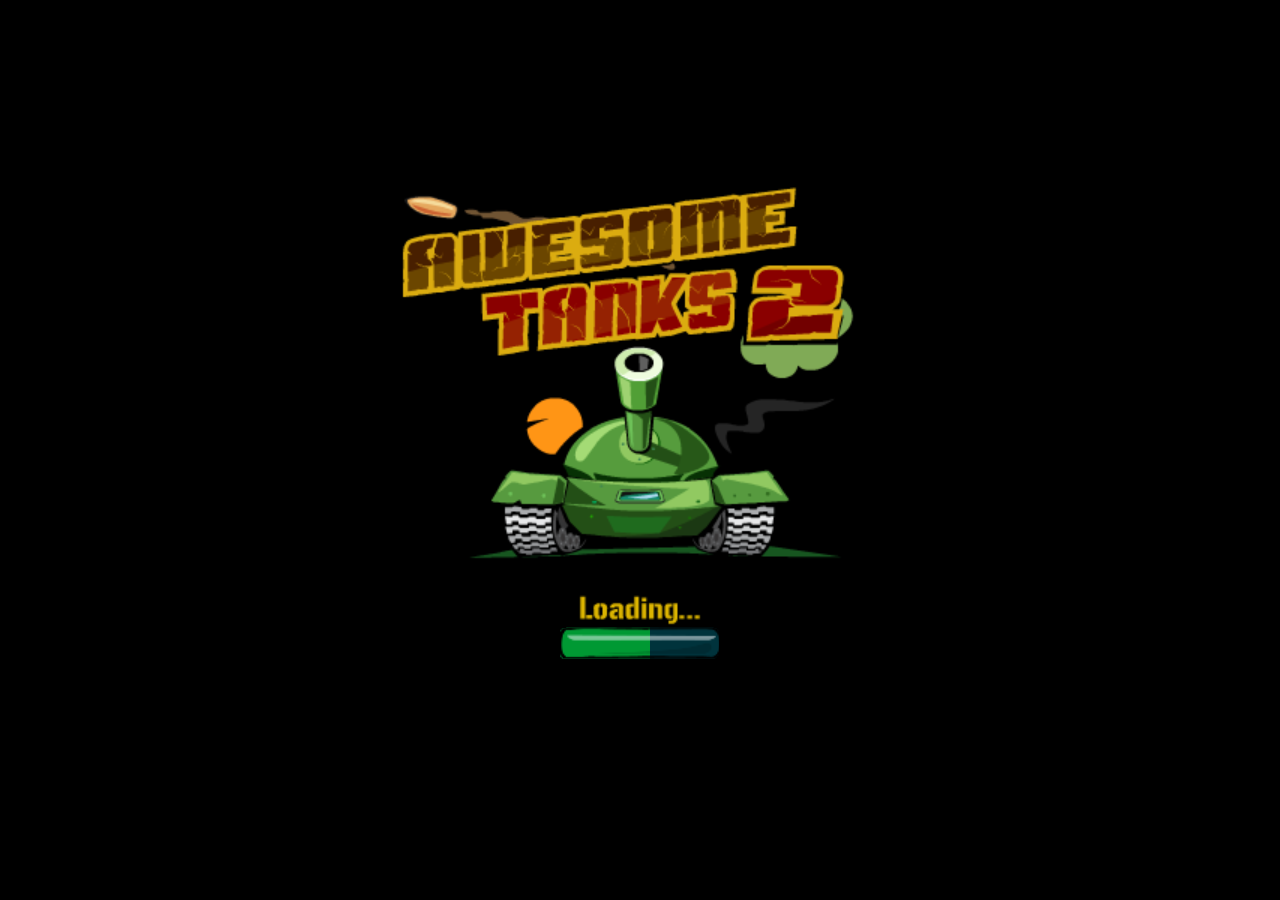
<file: awesome-tanks-2/index.html>
<!doctype html>
<html>
    <head>
        <meta charset="UTF-8">
        <title>Awesome Tanks</title>
        <meta name="HandheldFriendly" content="true">
        <meta name="viewport" content="width=device-width, initial-scale=1, maximum-scale=1, user-scalable=no, shrink-to-fit=no">
        <link href="styles/main.css" rel="stylesheet">
        <link href="styles/fonts.css" rel="stylesheet">
        <meta name="apple-mobile-web-app-title" content="Awesome Tanks">
        <meta name="apple-mobile-web-app-capable" content="yes">
        <meta name="apple-mobile-web-app-status-bar-style" content="black">
    </head>
    <body>
        <p style="font-family: 'Gunplay'; position: absolute; pointer-events: none; opacity: 0">Font loader</p>
        <script>
            var AT = {
                // URL where an user will be redirected after clicking "Play" button on the Site lock screen
                'SITE_LOCK_TARGET': '//www.coolmathgames.com/'
            };

            var WebFontConfig = {
                'classes': false,
                'timeout': 0,
                'active': function() {},
                'custom': {'families': ['Gunplay'], 'urls': ['styles/fonts.css']}
            };
        </script>
        <script src="awesome_tanks_2.js"></script>
    </body>
</html>
</file>
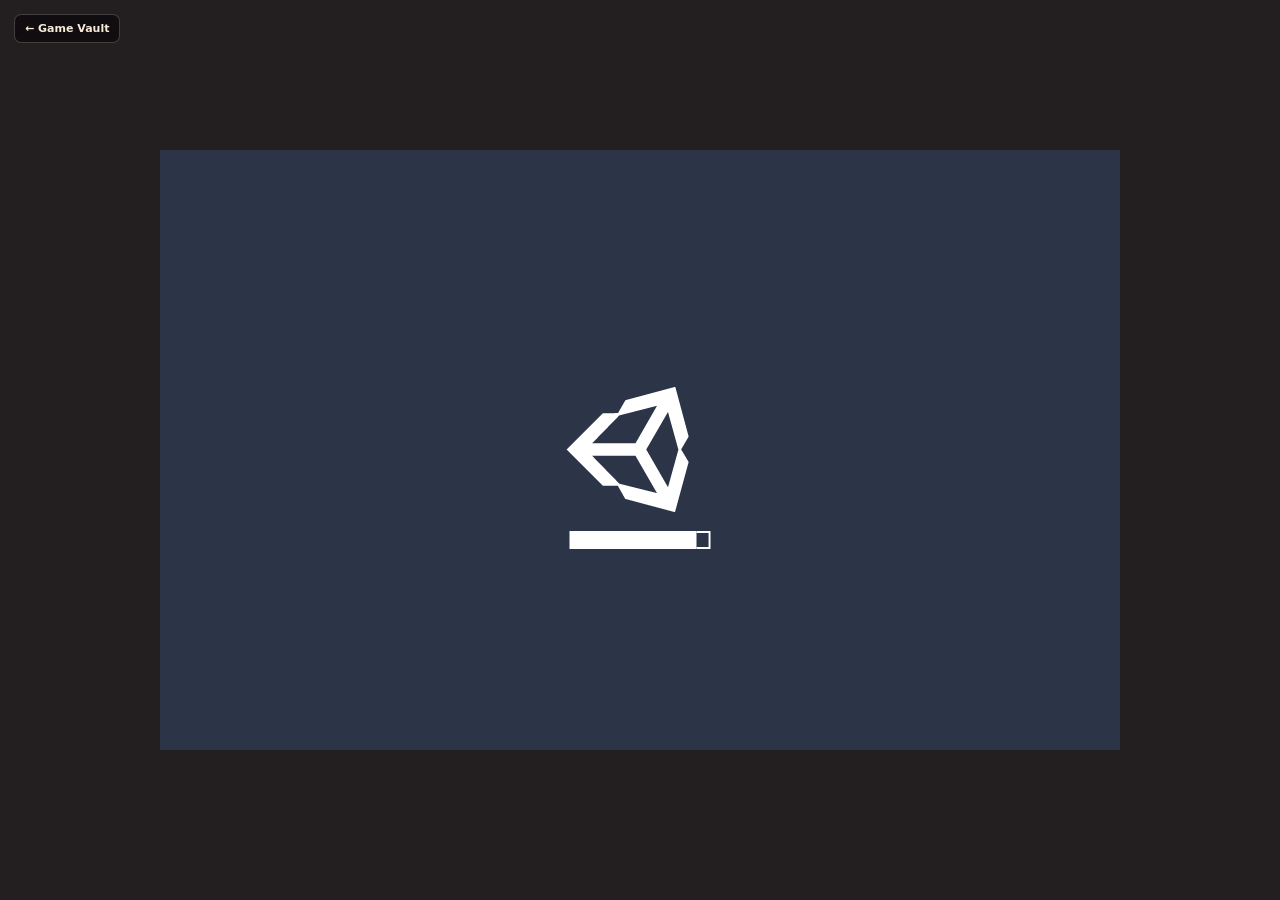
<file: baldibasic/index.html>
<!DOCTYPE html>
<html lang="en">
<head>
  <meta charset="utf-8">
  <meta name="viewport" content="width=device-width, initial-scale=1">
  <meta name="color-scheme" content="dark">
  <title>Baldi's Basics — Game Vault</title>
  <link rel="stylesheet" href="TemplateData/style.css">
  <style>
    html, body {
      height: 100%;
      margin: 0;
      overflow: hidden;
      background: #231f20;
    }

    .webgl-content {
      position: fixed;
      inset: 0;
      display: grid;
      place-items: center;
      background: #231f20;
    }

    #unityContainer {
      width: min(960px, 100vw) !important;
      height: min(600px, 100vh) !important;
      display: flex;
      align-items: center;
      justify-content: center;
    }

    #gameContainer {
      width: 100% !important;
      height: 100% !important;
      margin: 0 !important;
    }

    #gameContainer canvas {
      max-width: 100%;
      max-height: 100%;
    }

    .vault-back {
      position: fixed;
      top: 14px;
      left: 14px;
      z-index: 10000;
      padding: 7px 10px;
      border: 1px solid rgba(248, 236, 217, 0.22);
      border-radius: 7px;
      background: rgba(12, 8, 12, 0.74);
      color: #f8ecd9;
      font: 650 11px/1.2 ui-sans-serif, system-ui, -apple-system, "Segoe UI", sans-serif;
      text-decoration: none;
      backdrop-filter: blur(8px);
    }

    .vault-back:hover { border-color: rgba(243, 180, 95, 0.55); }
    .vault-back:focus-visible { outline: 2px solid #f3b45f; outline-offset: 2px; }
  </style>
  <script src="TemplateData/UnityProgress.js"></script>
  <script src="baldi.js"></script>
  <script>
    var gameInstance = UnityLoader.instantiate("gameContainer", "baldi.json", {
      onProgress: UnityProgress,
      Module: {
        onRuntimeInitialized: function () {
          UnityProgress(gameInstance, "complete");
        }
      }
    });
  </script>
</head>
<body style="margin: 0;">
  <div class="webgl-content">
    <div id="unityContainer">
      <div id="gameContainer"></div>
    </div>
  </div>
  <script src="firebase-app.js"></script>
  <a class="vault-back" href="../">← Game Vault</a>
</body>
</html>
</file>
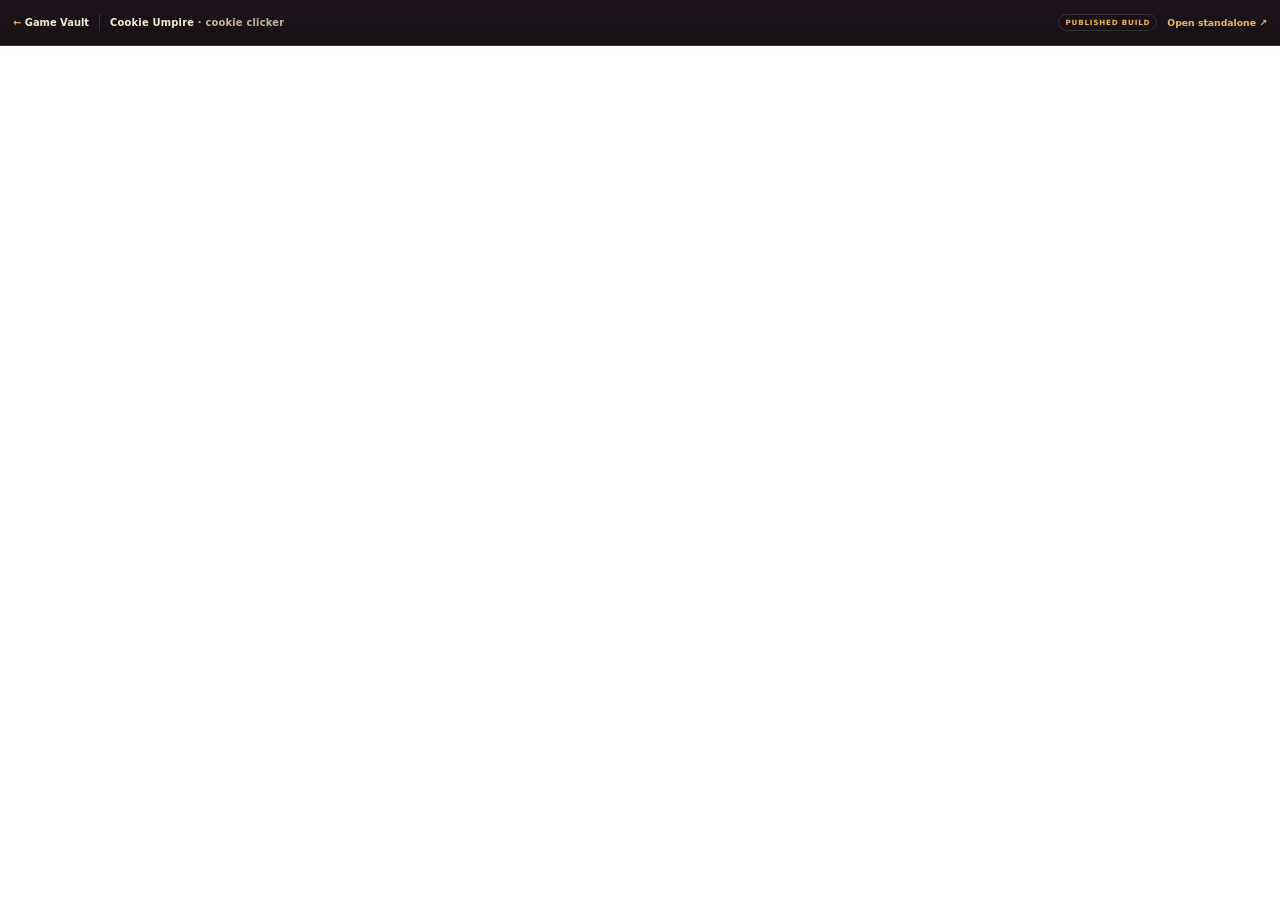
<file: cookie-umpire/index.html>
<!DOCTYPE html>
<html lang="en">
<head>
  <meta charset="utf-8">
  <meta name="viewport" content="width=device-width, initial-scale=1, viewport-fit=cover">
  <meta name="color-scheme" content="dark">
  <meta name="theme-color" content="#120d12">
  <title>Cookie Umpire — Game Vault</title>
  <style>
    :root {
      --bg: #120d12;
      --cream: #f8ecd9;
      --muted: #c8b49e;
      --amber: #f3b45f;
      --line: rgba(248, 236, 217, 0.14);
      --ui: ui-sans-serif, system-ui, -apple-system, "Segoe UI", Roboto, "Helvetica Neue", Arial, sans-serif;
    }

    * { box-sizing: border-box; }
    html, body { width: 100%; height: 100%; }
    body {
      margin: 0;
      overflow: hidden;
      color: var(--cream);
      font-family: var(--ui);
      background: var(--bg);
    }

    .bar {
      display: flex;
      align-items: center;
      justify-content: space-between;
      gap: 12px;
      height: 46px;
      padding: 0 13px;
      border-bottom: 1px solid var(--line);
      background: linear-gradient(180deg, #1d151b, #160f14);
    }

    .bar-left,
    .bar-right {
      display: flex;
      align-items: center;
      gap: 10px;
      min-width: 0;
    }

    .back {
      color: var(--cream);
      font-size: 0.62rem;
      font-weight: 700;
      text-decoration: none;
      white-space: nowrap;
    }

    .back span { color: var(--amber); }

    .back:hover { color: var(--amber); }
    .back:focus-visible,
    .standalone:focus-visible {
      outline: 2px solid rgba(243, 180, 95, 0.75);
      outline-offset: 3px;
      border-radius: 4px;
    }

    .divider {
      width: 1px;
      height: 17px;
      background: var(--line);
    }

    .label {
      overflow: hidden;
      color: var(--muted);
      font-size: 0.62rem;
      font-weight: 650;
      letter-spacing: 0.02em;
      text-overflow: ellipsis;
      white-space: nowrap;
    }

    .label strong {
      color: var(--cream);
      font-weight: 700;
    }

    .badge {
      flex: none;
      padding: 3px 6px;
      border: 1px solid var(--line);
      border-radius: 999px;
      color: var(--amber);
      font-size: 0.45rem;
      font-weight: 700;
      letter-spacing: 0.11em;
      text-transform: uppercase;
    }

    .standalone {
      color: var(--amber);
      font-size: 0.58rem;
      font-weight: 700;
      text-decoration: none;
      white-space: nowrap;
    }

    .standalone:hover { text-decoration: underline; text-underline-offset: 3px; }

    .stage {
      position: relative;
      width: 100%;
      height: calc(100vh - 46px);
      height: calc(100dvh - 46px);
      background: #0b080b;
    }

    iframe {
      display: block;
      width: 100%;
      height: 100%;
      border: 0;
      background: #0b080b;
    }

    @media (max-width: 520px) {
      .bar { height: 44px; padding: 0 10px; }
      .label .label-long { display: none; }
      .badge { display: none; }
      .standalone { font-size: 0.54rem; }
      .stage {
        height: calc(100vh - 44px);
        height: calc(100dvh - 44px);
      }
    }
  </style>
</head>
<body>
  <header class="bar">
    <div class="bar-left">
      <a class="back" href="../"><span aria-hidden="true">←</span> Game Vault</a>
      <span class="divider" aria-hidden="true"></span>
      <span class="label"><strong>Cookie Umpire</strong> <span class="label-long">· cookie clicker</span></span>
    </div>
    <div class="bar-right">
      <span class="badge">Published build</span>
      <a class="standalone" href="https://hrw233.github.io/cookieumpire/" target="_blank" rel="noopener noreferrer">Open standalone <span aria-hidden="true">↗</span></a>
    </div>
  </header>

  <main class="stage">
    <iframe
      src="https://hrw233.github.io/cookieumpire/"
      title="Cookie Umpire — cookie clicker"
      allow="fullscreen; clipboard-write"
      loading="eager"
    ></iframe>
  </main>
</body>
</html>
</file>
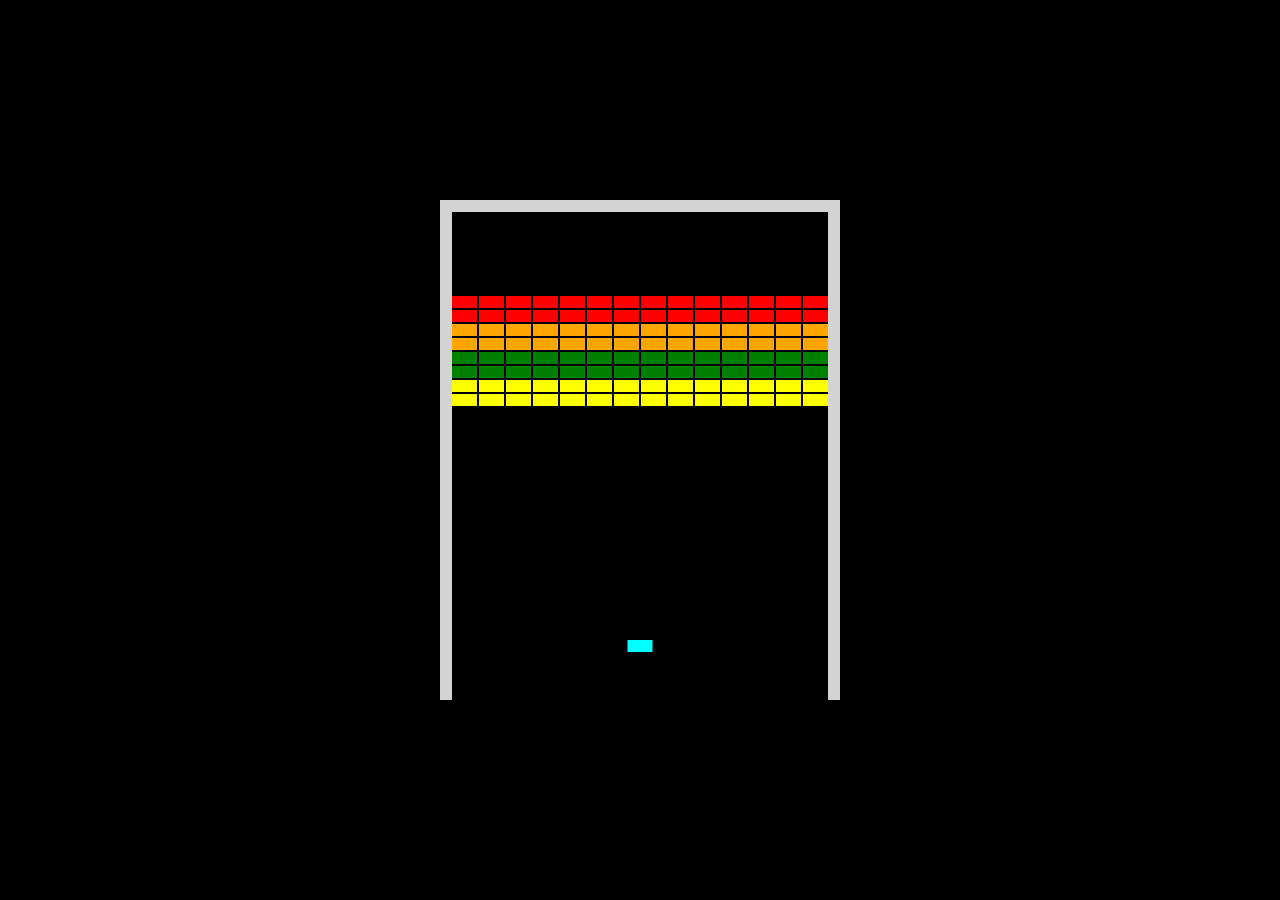
<file: arcade/breakout/index.html>
<!DOCTYPE html>
<html>
<head>
  <title>Breakout · Cookie Arcade</title>
  <meta charset="UTF-8">
  <meta name="viewport" content="width=device-width, initial-scale=1">
  <meta name="color-scheme" content="dark">
  <style>
  html, body {
    height: 100%;
    margin: 0;
  }

  body {
    background: black;
    display: flex;
    align-items: center;
    justify-content: center;
    overflow: hidden;
  }
  canvas {
    display: block;
    max-width: 100%;
    max-height: 100%;
  }
  canvas:focus-visible {
    outline: 2px solid #f4b45f;
    outline-offset: 3px;
  }
  </style>
</head>
<body>
<canvas width="400" height="500" id="game" tabindex="0" aria-label="Breakout. Use left and right arrows to move, and Space to launch the ball.">Your browser does not support the canvas element.</canvas>
<script>
const canvas = document.getElementById('game');
const context = canvas.getContext('2d');

// each row is 14 bricks long. the level consists of 6 blank rows then 8 rows
// of 4 colors: red, orange, green, and yellow
const level1 = [
  [],
  [],
  [],
  [],
  [],
  [],
  ['R','R','R','R','R','R','R','R','R','R','R','R','R','R'],
  ['R','R','R','R','R','R','R','R','R','R','R','R','R','R'],
  ['O','O','O','O','O','O','O','O','O','O','O','O','O','O'],
  ['O','O','O','O','O','O','O','O','O','O','O','O','O','O'],
  ['G','G','G','G','G','G','G','G','G','G','G','G','G','G'],
  ['G','G','G','G','G','G','G','G','G','G','G','G','G','G'],
  ['Y','Y','Y','Y','Y','Y','Y','Y','Y','Y','Y','Y','Y','Y'],
  ['Y','Y','Y','Y','Y','Y','Y','Y','Y','Y','Y','Y','Y','Y']
];

// create a mapping between color short code (R, O, G, Y) and color name
const colorMap = {
  'R': 'red',
  'O': 'orange',
  'G': 'green',
  'Y': 'yellow'
};

// use a 2px gap between each brick
const brickGap = 2;
const brickWidth = 25;
const brickHeight = 12;

// the wall width takes up the remaining space of the canvas width. with 14 bricks
// and 13 2px gaps between them, thats: 400 - (14 * 25 + 2 * 13) = 24px. so each
// wall will be 12px
const wallSize = 12;
const bricks = [];

// create the level by looping over each row and column in the level1 array
// and creating an object with the bricks position (x, y) and color
for (let row = 0; row < level1.length; row++) {
  for (let col = 0; col < level1[row].length; col++) {
    const colorCode = level1[row][col];

    bricks.push({
      x: wallSize + (brickWidth + brickGap) * col,
      y: wallSize + (brickHeight + brickGap) * row,
      color: colorMap[colorCode],
      width: brickWidth,
      height: brickHeight
    });
  }
}

const paddle = {
  // place the paddle horizontally in the middle of the screen
  x: canvas.width / 2 - brickWidth / 2,
  y: 440,
  width: brickWidth,
  height: brickHeight,

  // paddle x velocity
  dx: 0
};

const ball = {
  x: 130,
  y: 260,
  width: 5,
  height: 5,

  // how fast the ball should go in either the x or y direction
  speed: 2,

  // ball velocity
  dx: 0,
  dy: 0
};

// check for collision between two objects using axis-aligned bounding box (AABB)
// @see https://developer.mozilla.org/en-US/docs/Games/Techniques/2D_collision_detection
function collides(obj1, obj2) {
  return obj1.x < obj2.x + obj2.width &&
         obj1.x + obj1.width > obj2.x &&
         obj1.y < obj2.y + obj2.height &&
         obj1.y + obj1.height > obj2.y;
}

// game loop
function loop() {
  requestAnimationFrame(loop);
  context.clearRect(0,0,canvas.width,canvas.height);

  // move paddle by it's velocity
  paddle.x += paddle.dx;

  // prevent paddle from going through walls
  if (paddle.x < wallSize) {
    paddle.x = wallSize
  }
  else if (paddle.x + brickWidth > canvas.width - wallSize) {
    paddle.x = canvas.width - wallSize - brickWidth;
  }

  // move ball by it's velocity
  ball.x += ball.dx;
  ball.y += ball.dy;

  // prevent ball from going through walls by changing its velocity
  // left & right walls
  if (ball.x < wallSize) {
    ball.x = wallSize;
    ball.dx *= -1;
  }
  else if (ball.x + ball.width > canvas.width - wallSize) {
    ball.x = canvas.width - wallSize - ball.width;
    ball.dx *= -1;
  }
  // top wall
  if (ball.y < wallSize) {
    ball.y = wallSize;
    ball.dy *= -1;
  }

  // reset ball if it goes below the screen
  if (ball.y > canvas.height) {
    ball.x = 130;
    ball.y = 260;
    ball.dx = 0;
    ball.dy = 0;
  }

  // check to see if ball collides with paddle. if they do change y velocity
  if (collides(ball, paddle)) {
    ball.dy *= -1;

    // move ball above the paddle otherwise the collision will happen again
    // in the next frame
    ball.y = paddle.y - ball.height;
  }

  // check to see if ball collides with a brick. if it does, remove the brick
  // and change the ball velocity based on the side the brick was hit on
  for (let i = 0; i < bricks.length; i++) {
    const brick = bricks[i];

    if (collides(ball, brick)) {
      // remove brick from the bricks array
      bricks.splice(i, 1);

      // ball is above or below the brick, change y velocity
      // account for the balls speed since it will be inside the brick when it
      // collides
      if (ball.y + ball.height - ball.speed <= brick.y ||
          ball.y >= brick.y + brick.height - ball.speed) {
        ball.dy *= -1;
      }
      // ball is on either side of the brick, change x velocity
      else {
        ball.dx *= -1;
      }

      break;
    }
  }

  // draw walls
  context.fillStyle = 'lightgrey';
  context.fillRect(0, 0, canvas.width, wallSize);
  context.fillRect(0, 0, wallSize, canvas.height);
  context.fillRect(canvas.width - wallSize, 0, wallSize, canvas.height);

  // draw ball if it's moving
  if (ball.dx || ball.dy) {
    context.fillRect(ball.x, ball.y, ball.width, ball.height);
  }

  // draw bricks
  bricks.forEach(function(brick) {
    context.fillStyle = brick.color;
    context.fillRect(brick.x, brick.y, brick.width, brick.height);
  });

  // draw paddle
  context.fillStyle = 'cyan';
  context.fillRect(paddle.x, paddle.y, paddle.width, paddle.height);
}

// listen to keyboard events to move the paddle
document.addEventListener('keydown', function(e) {
  // left arrow key
  if (e.which === 37) {
    paddle.dx = -3;
  }
  // right arrow key
  else if (e.which === 39) {
    paddle.dx = 3;
  }

  // space key
  // if they ball is not moving, we can launch the ball using the space key. ball
  // will move towards the bottom right to start
  if (ball.dx === 0 && ball.dy === 0 && e.which === 32) {
    ball.dx = ball.speed;
    ball.dy = ball.speed;
  }
});

// listen to keyboard events to stop the paddle if key is released
document.addEventListener('keyup', function(e) {
  if (e.which === 37 || e.which === 39) {
    paddle.dx = 0;
  }
});

// start the game
requestAnimationFrame(loop);
</script>
</body>
</html>
</file>
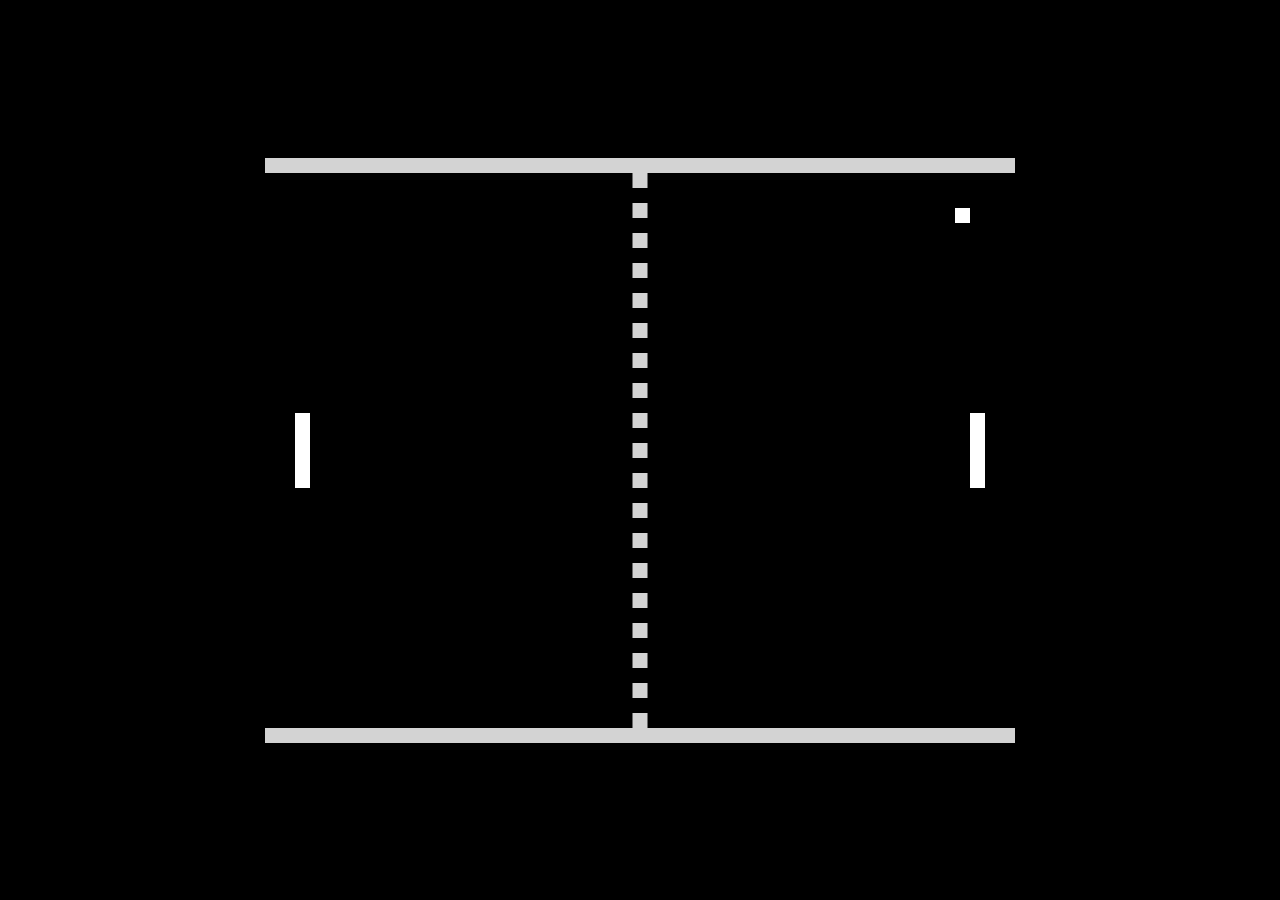
<file: arcade/pong/index.html>
<!DOCTYPE html>
<html>
<head>
  <title>Pong · Cookie Arcade</title>
  <meta charset="UTF-8">
  <meta name="viewport" content="width=device-width, initial-scale=1">
  <meta name="color-scheme" content="dark">
  <style>
  html, body {
    height: 100%;
    margin: 0;
  }

  body {
    background: black;
    display: flex;
    align-items: center;
    justify-content: center;
    overflow: hidden;
  }
  canvas {
    display: block;
    max-width: 100%;
    max-height: 100%;
  }
  canvas:focus-visible {
    outline: 2px solid #f4b45f;
    outline-offset: 3px;
  }
  </style>
</head>
<body>
<canvas width="750" height="585" id="game" tabindex="0" aria-label="Two-player Pong. Left paddle: W and S. Right paddle: up and down arrows.">Your browser does not support the canvas element.</canvas>
<script>
const canvas = document.getElementById('game');
const context = canvas.getContext('2d');
const grid = 15;
const paddleHeight = grid * 5; // 80
const maxPaddleY = canvas.height - grid - paddleHeight;

var paddleSpeed = 6;
var ballSpeed = 5;

const leftPaddle = {
  // start in the middle of the game on the left side
  x: grid * 2,
  y: canvas.height / 2 - paddleHeight / 2,
  width: grid,
  height: paddleHeight,

  // paddle velocity
  dy: 0
};
const rightPaddle = {
  // start in the middle of the game on the right side
  x: canvas.width - grid * 3,
  y: canvas.height / 2 - paddleHeight / 2,
  width: grid,
  height: paddleHeight,

  // paddle velocity
  dy: 0
};
const ball = {
  // start in the middle of the game
  x: canvas.width / 2,
  y: canvas.height / 2,
  width: grid,
  height: grid,

  // keep track of when need to reset the ball position
  resetting: false,

  // ball velocity (start going to the top-right corner)
  dx: ballSpeed,
  dy: -ballSpeed
};

// check for collision between two objects using axis-aligned bounding box (AABB)
// @see https://developer.mozilla.org/en-US/docs/Games/Techniques/2D_collision_detection
function collides(obj1, obj2) {
  return obj1.x < obj2.x + obj2.width &&
         obj1.x + obj1.width > obj2.x &&
         obj1.y < obj2.y + obj2.height &&
         obj1.y + obj1.height > obj2.y;
}

// game loop
function loop() {
  requestAnimationFrame(loop);
  context.clearRect(0,0,canvas.width,canvas.height);

  // move paddles by their velocity
  leftPaddle.y += leftPaddle.dy;
  rightPaddle.y += rightPaddle.dy;

  // prevent paddles from going through walls
  if (leftPaddle.y < grid) {
    leftPaddle.y = grid;
  }
  else if (leftPaddle.y > maxPaddleY) {
    leftPaddle.y = maxPaddleY;
  }

  if (rightPaddle.y < grid) {
    rightPaddle.y = grid;
  }
  else if (rightPaddle.y > maxPaddleY) {
    rightPaddle.y = maxPaddleY;
  }

  // draw paddles
  context.fillStyle = 'white';
  context.fillRect(leftPaddle.x, leftPaddle.y, leftPaddle.width, leftPaddle.height);
  context.fillRect(rightPaddle.x, rightPaddle.y, rightPaddle.width, rightPaddle.height);

  // move ball by its velocity
  ball.x += ball.dx;
  ball.y += ball.dy;

  // prevent ball from going through walls by changing its velocity
  if (ball.y < grid) {
    ball.y = grid;
    ball.dy *= -1;
  }
  else if (ball.y + grid > canvas.height - grid) {
    ball.y = canvas.height - grid * 2;
    ball.dy *= -1;
  }

  // reset ball if it goes past paddle (but only if we haven't already done so)
  if ( (ball.x < 0 || ball.x > canvas.width) && !ball.resetting) {
    ball.resetting = true;

    // give some time for the player to recover before launching the ball again
    setTimeout(() => {
      ball.resetting = false;
      ball.x = canvas.width / 2;
      ball.y = canvas.height / 2;
    }, 400);
  }

  // check to see if ball collides with paddle. if they do change x velocity
  if (collides(ball, leftPaddle)) {
    ball.dx *= -1;

    // move ball next to the paddle otherwise the collision will happen again
    // in the next frame
    ball.x = leftPaddle.x + leftPaddle.width;
  }
  else if (collides(ball, rightPaddle)) {
    ball.dx *= -1;

    // move ball next to the paddle otherwise the collision will happen again
    // in the next frame
    ball.x = rightPaddle.x - ball.width;
  }

  // draw ball
  context.fillRect(ball.x, ball.y, ball.width, ball.height);

  // draw walls
  context.fillStyle = 'lightgrey';
  context.fillRect(0, 0, canvas.width, grid);
  context.fillRect(0, canvas.height - grid, canvas.width, canvas.height);

  // draw dotted line down the middle
  for (let i = grid; i < canvas.height - grid; i += grid * 2) {
    context.fillRect(canvas.width / 2 - grid / 2, i, grid, grid);
  }
}

// listen to keyboard events to move the paddles
document.addEventListener('keydown', function(e) {

  // up arrow key
  if (e.which === 38) {
    rightPaddle.dy = -paddleSpeed;
  }
  // down arrow key
  else if (e.which === 40) {
    rightPaddle.dy = paddleSpeed;
  }

  // w key
  if (e.which === 87) {
    leftPaddle.dy = -paddleSpeed;
  }
  // a key
  else if (e.which === 83) {
    leftPaddle.dy = paddleSpeed;
  }
});

// listen to keyboard events to stop the paddle if key is released
document.addEventListener('keyup', function(e) {
  if (e.which === 38 || e.which === 40) {
    rightPaddle.dy = 0;
  }

  if (e.which === 83 || e.which === 87) {
    leftPaddle.dy = 0;
  }
});

// start the game
requestAnimationFrame(loop);
</script>
</body>
</html>
</file>
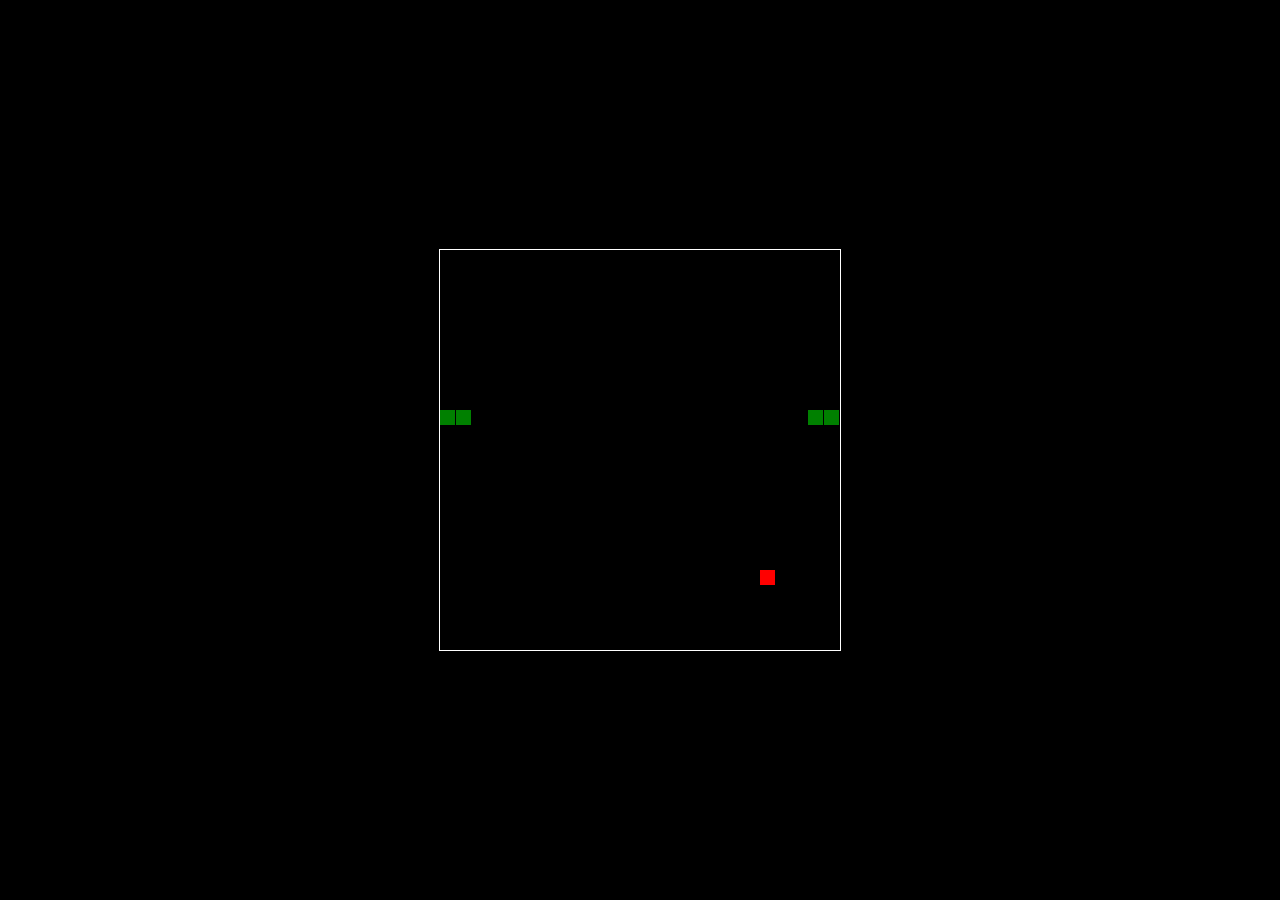
<file: arcade/snake/index.html>
<!DOCTYPE html>
<html>
<head>
  <title>Snake · Cookie Arcade</title>
  <meta charset="UTF-8">
  <meta name="viewport" content="width=device-width, initial-scale=1">
  <meta name="color-scheme" content="dark">
  <style>
  html, body {
    height: 100%;
    margin: 0;
  }

  body {
    background: black;
    display: flex;
    align-items: center;
    justify-content: center;
    overflow: hidden;
  }
  canvas {
    display: block;
    max-width: 100%;
    max-height: 100%;
    border: 1px solid white;
  }
  canvas:focus-visible {
    outline: 2px solid #f4b45f;
    outline-offset: 3px;
  }
  </style>
</head>
<body>
<canvas width="400" height="400" id="game" tabindex="0" aria-label="Snake game. Use the arrow keys to steer.">Your browser does not support the canvas element.</canvas>
<script>
var canvas = document.getElementById('game');
var context = canvas.getContext('2d');

// the canvas width & height, snake x & y, and the apple x & y, all need to be a multiples of the grid size in order for collision detection to work
// (e.g. 16 * 25 = 400)
var grid = 16;
var count = 0;

var snake = {
  x: 160,
  y: 160,

  // snake velocity. moves one grid length every frame in either the x or y direction
  dx: grid,
  dy: 0,

  // keep track of all grids the snake body occupies
  cells: [],

  // length of the snake. grows when eating an apple
  maxCells: 4
};
var apple = {
  x: 320,
  y: 320
};

// get random whole numbers in a specific range
// @see https://stackoverflow.com/a/1527820/2124254
function getRandomInt(min, max) {
  return Math.floor(Math.random() * (max - min)) + min;
}

// game loop
function loop() {
  requestAnimationFrame(loop);

  // slow game loop to 15 fps instead of 60 (60/15 = 4)
  if (++count < 4) {
    return;
  }

  count = 0;
  context.clearRect(0,0,canvas.width,canvas.height);

  // move snake by it's velocity
  snake.x += snake.dx;
  snake.y += snake.dy;

  // wrap snake position horizontally on edge of screen
  if (snake.x < 0) {
    snake.x = canvas.width - grid;
  }
  else if (snake.x >= canvas.width) {
    snake.x = 0;
  }

  // wrap snake position vertically on edge of screen
  if (snake.y < 0) {
    snake.y = canvas.height - grid;
  }
  else if (snake.y >= canvas.height) {
    snake.y = 0;
  }

  // keep track of where snake has been. front of the array is always the head
  snake.cells.unshift({x: snake.x, y: snake.y});

  // remove cells as we move away from them
  if (snake.cells.length > snake.maxCells) {
    snake.cells.pop();
  }

  // draw apple
  context.fillStyle = 'red';
  context.fillRect(apple.x, apple.y, grid-1, grid-1);

  // draw snake one cell at a time
  context.fillStyle = 'green';
  snake.cells.forEach(function(cell, index) {

    // drawing 1 px smaller than the grid creates a grid effect in the snake body so you can see how long it is
    context.fillRect(cell.x, cell.y, grid-1, grid-1);

    // snake ate apple
    if (cell.x === apple.x && cell.y === apple.y) {
      snake.maxCells++;

      // canvas is 400x400 which is 25x25 grids
      apple.x = getRandomInt(0, 25) * grid;
      apple.y = getRandomInt(0, 25) * grid;
    }

    // check collision with all cells after this one (modified bubble sort)
    for (var i = index + 1; i < snake.cells.length; i++) {

      // snake occupies same space as a body part. reset game
      if (cell.x === snake.cells[i].x && cell.y === snake.cells[i].y) {
        snake.x = 160;
        snake.y = 160;
        snake.cells = [];
        snake.maxCells = 4;
        snake.dx = grid;
        snake.dy = 0;

        apple.x = getRandomInt(0, 25) * grid;
        apple.y = getRandomInt(0, 25) * grid;
      }
    }
  });
}

// listen to keyboard events to move the snake
document.addEventListener('keydown', function(e) {
  // prevent snake from backtracking on itself by checking that it's
  // not already moving on the same axis (pressing left while moving
  // left won't do anything, and pressing right while moving left
  // shouldn't let you collide with your own body)

  // left arrow key
  if (e.which === 37 && snake.dx === 0) {
    snake.dx = -grid;
    snake.dy = 0;
  }
  // up arrow key
  else if (e.which === 38 && snake.dy === 0) {
    snake.dy = -grid;
    snake.dx = 0;
  }
  // right arrow key
  else if (e.which === 39 && snake.dx === 0) {
    snake.dx = grid;
    snake.dy = 0;
  }
  // down arrow key
  else if (e.which === 40 && snake.dy === 0) {
    snake.dy = grid;
    snake.dx = 0;
  }
});

// start the game
requestAnimationFrame(loop);
</script>
</body>
</html>
</file>
<file: launcher.css>
:root {
      --bg: #120d12;
      --bg-deep: #0b080b;
      --panel: #1d151b;
      --panel-raised: #251a21;
      --cream: #f8ecd9;
      --muted: #c8b49e;
      --dim: #927d6b;
      --amber: #f3b45f;
      --amber-hot: #ffd58a;
      --mint: #9dd9ae;
      --coral: #e77664;
      --violet: #9f86d8;
      --line: rgba(248, 236, 217, 0.12);
      --line-soft: rgba(248, 236, 217, 0.07);
      --display: "Iowan Old Style", "Palatino Linotype", Palatino, "Book Antiqua", Georgia, serif;
      --ui: ui-sans-serif, system-ui, -apple-system, "Segoe UI", Roboto, "Helvetica Neue", Arial, sans-serif;
      --shadow: 0 30px 70px -42px #000;
    }

    * { box-sizing: border-box; }
    html { scroll-behavior: smooth; }
    body {
      margin: 0;
      min-height: 100vh;
      color: var(--cream);
      font-family: var(--ui);
      background:
        radial-gradient(1000px 700px at 82% -12%, rgba(167, 101, 67, 0.22), transparent 63%),
        radial-gradient(760px 640px at -8% 12%, rgba(114, 72, 125, 0.2), transparent 68%),
        radial-gradient(900px 760px at 50% 118%, rgba(114, 68, 50, 0.2), transparent 72%),
        linear-gradient(155deg, #191017 0%, var(--bg) 45%, var(--bg-deep) 100%);
      background-attachment: fixed;
      -webkit-font-smoothing: antialiased;
    }

    body::before {
      content: "";
      position: fixed;
      inset: 0;
      z-index: 0;
      pointer-events: none;
      opacity: 0.28;
      background-image:
        linear-gradient(rgba(248, 236, 217, 0.04) 1px, transparent 1px),
        linear-gradient(90deg, rgba(248, 236, 217, 0.04) 1px, transparent 1px);
      background-size: 52px 52px;
      mask-image: radial-gradient(ellipse at 50% 15%, #000 0%, transparent 75%);
      -webkit-mask-image: radial-gradient(ellipse at 50% 15%, #000 0%, transparent 75%);
    }

    a { color: inherit; }
    img { max-width: 100%; }

    .skip-link {
      position: fixed;
      top: 10px;
      left: 10px;
      z-index: 20;
      transform: translateY(-160%);
      padding: 10px 14px;
      border-radius: 8px;
      background: var(--amber);
      color: #2b1907;
      font-size: 0.8rem;
      font-weight: 750;
      text-decoration: none;
    }
    .skip-link:focus { transform: translateY(0); }

    .shell {
      position: relative;
      z-index: 1;
      width: min(1300px, calc(100% - 48px));
      margin: 0 auto;
    }

    /* ------------------------------- header ------------------------------- */

    .topbar {
      display: flex;
      align-items: center;
      justify-content: space-between;
      gap: 24px;
      padding: 26px 0 18px;
    }

    .brand {
      display: flex;
      align-items: center;
      gap: 12px;
      text-decoration: none;
    }

    .brand-cookie {
      position: relative;
      width: 44px;
      height: 44px;
      flex: none;
      border-radius: 14px;
      transform: rotate(-8deg);
      background:
        radial-gradient(circle at 29% 28%, #4b2a16 0 2.5px, transparent 3px),
        radial-gradient(circle at 66% 24%, #4b2a16 0 1.7px, transparent 2.2px),
        radial-gradient(circle at 73% 62%, #4b2a16 0 2.2px, transparent 2.7px),
        radial-gradient(circle at 35% 70%, #4b2a16 0 1.9px, transparent 2.4px),
        radial-gradient(circle at 52% 47%, #4b2a16 0 1.6px, transparent 2.1px),
        radial-gradient(circle at 36% 26%, #ffe1ac 0%, #edb66d 55%, #b9773d 100%);
      box-shadow:
        inset -2px -3px 5px rgba(92, 49, 19, 0.35),
        inset 2px 2px 4px rgba(255, 248, 230, 0.35),
        0 9px 20px -12px #000;
    }

    .brand-text {
      display: flex;
      flex-direction: column;
      gap: 2px;
    }

    .brand-kicker {
      color: var(--dim);
      font-size: 0.5rem;
      font-weight: 700;
      letter-spacing: 0.17em;
      text-transform: uppercase;
    }

    .brand strong {
      font-family: var(--display);
      font-size: 1.42rem;
      font-weight: 600;
      letter-spacing: -0.02em;
      line-height: 1;
    }

    .nav {
      display: flex;
      align-items: center;
      gap: 5px;
      flex-wrap: wrap;
    }

    .nav a {
      padding: 8px 11px;
      border: 1px solid transparent;
      border-radius: 8px;
      color: var(--muted);
      font-size: 0.66rem;
      font-weight: 650;
      letter-spacing: 0.02em;
      text-decoration: none;
      transition: color 0.15s ease, background 0.15s ease, border-color 0.15s ease;
    }

    .nav a:hover {
      color: var(--cream);
      background: rgba(248, 236, 217, 0.05);
    }

    .nav a:focus-visible {
      outline: 2px solid rgba(243, 180, 95, 0.7);
      outline-offset: 2px;
    }

    .nav .nav-github {
      border-color: var(--line);
      color: var(--cream);
    }

    .nav .nav-github span { color: var(--amber); }

    /* -------------------------------- hero -------------------------------- */

    .hero {
      display: grid;
      grid-template-columns: minmax(0, 1.14fr) minmax(330px, 0.86fr);
      align-items: stretch;
      gap: 30px;
      padding: 54px 0 56px;
    }

    .hero-copy {
      display: flex;
      flex-direction: column;
      justify-content: center;
      min-width: 0;
      padding: 10px 0;
    }

    .eyebrow {
      display: inline-flex;
      align-items: center;
      gap: 8px;
      margin: 0 0 16px;
      color: var(--amber);
      font-size: 0.56rem;
      font-weight: 750;
      letter-spacing: 0.2em;
      text-transform: uppercase;
    }

    .eyebrow::before {
      content: "";
      width: 22px;
      height: 1px;
      background: var(--amber);
      opacity: 0.75;
    }

    .hero h1 {
      max-width: 780px;
      margin: 0;
      font-family: var(--display);
      font-size: clamp(3rem, 6.1vw, 5.9rem);
      font-weight: 500;
      letter-spacing: -0.045em;
      line-height: 0.9;
    }

    .hero h1 em {
      color: var(--amber-hot);
      font-weight: 500;
    }

    .hero-lede {
      max-width: 57ch;
      margin: 22px 0 0;
      color: var(--muted);
      font-size: clamp(0.86rem, 1.2vw, 0.98rem);
      line-height: 1.62;
    }

    .hero-actions {
      display: flex;
      flex-wrap: wrap;
      gap: 9px;
      margin-top: 25px;
    }

    .btn {
      display: inline-flex;
      align-items: center;
      justify-content: center;
      gap: 8px;
      min-height: 42px;
      padding: 0 16px;
      border: 1px solid transparent;
      border-radius: 9px;
      font-size: 0.7rem;
      font-weight: 700;
      letter-spacing: 0.015em;
      text-decoration: none;
      transition: transform 0.15s ease, background 0.15s ease, border-color 0.15s ease;
    }

    .btn:hover { transform: translateY(-1px); }

    .btn:focus-visible {
      outline: 2px solid rgba(243, 180, 95, 0.7);
      outline-offset: 3px;
    }

    .btn--primary {
      background: var(--amber);
      color: #2a1807;
      box-shadow: 0 14px 30px -20px rgba(243, 180, 95, 0.8);
    }

    .btn--primary:hover { background: var(--amber-hot); }

    .btn--ghost {
      border-color: var(--line);
      color: var(--cream);
      background: rgba(248, 236, 217, 0.025);
    }

    .btn--ghost:hover { background: rgba(248, 236, 217, 0.06); }

    .hero-stats {
      display: flex;
      flex-wrap: wrap;
      gap: 0;
      margin-top: 34px;
      border-top: 1px solid var(--line-soft);
      padding-top: 17px;
    }

    .stat {
      display: flex;
      flex-direction: column;
      gap: 2px;
      min-width: 105px;
      padding-right: 22px;
      margin-right: 22px;
      border-right: 1px solid var(--line-soft);
    }

    .stat:last-child {
      padding-right: 0;
      margin-right: 0;
      border-right: 0;
    }

    .stat strong {
      color: var(--cream);
      font-family: var(--display);
      font-size: 1.45rem;
      font-weight: 500;
      letter-spacing: -0.03em;
      line-height: 1;
    }

    .stat span {
      color: var(--dim);
      font-size: 0.52rem;
      font-weight: 700;
      letter-spacing: 0.12em;
      text-transform: uppercase;
    }

    /* ----------------------------- cookie card ---------------------------- */

    .cookie-card {
      position: relative;
      display: flex;
      flex-direction: column;
      min-height: 430px;
      padding: 23px;
      overflow: hidden;
      border: 1px solid rgba(243, 180, 95, 0.2);
      border-radius: 23px;
      background:
        radial-gradient(460px 330px at 75% 10%, rgba(243, 180, 95, 0.18), transparent 68%),
        linear-gradient(155deg, #2b1b1d 0%, #1d1419 55%, #171014 100%);
      box-shadow: var(--shadow), inset 0 1px 0 rgba(255, 255, 255, 0.04);
      text-decoration: none;
      isolation: isolate;
    }

    .cookie-card::before {
      content: "";
      position: absolute;
      inset: 0;
      z-index: -1;
      opacity: 0.2;
      background-image:
        radial-gradient(circle at 18% 22%, rgba(255, 255, 255, 0.18) 0 1px, transparent 1.5px),
        radial-gradient(circle at 72% 76%, rgba(255, 255, 255, 0.13) 0 1px, transparent 1.5px);
      background-size: 33px 31px, 57px 47px;
    }

    .cookie-card:hover .cookie-big {
      transform: translate(-50%, -50%) rotate(-4deg) scale(1.035);
    }

    .cookie-card-link {
      position: absolute;
      inset: 0;
      z-index: 3;
      border-radius: inherit;
      color: transparent;
      font-size: 0;
    }

    .cookie-card-link:focus-visible {
      outline: 2px solid rgba(243, 180, 95, 0.85);
      outline-offset: -4px;
    }

    .cookie-top {
      display: flex;
      align-items: center;
      justify-content: space-between;
      gap: 12px;
    }

    .chip {
      display: inline-flex;
      align-items: center;
      gap: 6px;
      padding: 5px 8px;
      border: 1px solid var(--line);
      border-radius: 999px;
      color: var(--muted);
      font-size: 0.49rem;
      font-weight: 700;
      letter-spacing: 0.11em;
      text-transform: uppercase;
    }

    .chip-dot {
      width: 5px;
      height: 5px;
      border-radius: 50%;
      background: var(--mint);
      box-shadow: 0 0 0 3px rgba(157, 217, 174, 0.1);
    }

    .cookie-arrow {
      display: grid;
      place-items: center;
      width: 31px;
      height: 31px;
      border: 1px solid var(--line);
      border-radius: 50%;
      color: var(--amber);
      font-size: 0.9rem;
      transition: background 0.15s ease, transform 0.15s ease;
    }

    .cookie-card:hover .cookie-arrow {
      background: rgba(243, 180, 95, 0.12);
      transform: rotate(8deg);
    }

    .cookie-art {
      position: relative;
      flex: 1;
      min-height: 210px;
      margin: 12px 0 0;
    }

    .cookie-big {
      position: absolute;
      top: 48%;
      left: 50%;
      width: min(250px, 65%);
      aspect-ratio: 1;
      border-radius: 50%;
      transform: translate(-50%, -50%) rotate(-10deg);
      background:
        radial-gradient(circle at 30% 26%, #4b2a16 0 4%, transparent 4.6%),
        radial-gradient(circle at 68% 21%, #4b2a16 0 3%, transparent 3.6%),
        radial-gradient(circle at 80% 52%, #4b2a16 0 4.2%, transparent 4.8%),
        radial-gradient(circle at 49% 50%, #4b2a16 0 3.4%, transparent 4%),
        radial-gradient(circle at 21% 63%, #4b2a16 0 3.2%, transparent 3.8%),
        radial-gradient(circle at 58% 78%, #4b2a16 0 4.4%, transparent 5%),
        radial-gradient(circle at 36% 84%, #4b2a16 0 2.8%, transparent 3.4%),
        radial-gradient(circle at 35% 30%, #ffe6b6 0%, #edb66d 52%, #b9773d 100%);
      box-shadow:
        inset -12px -17px 28px rgba(92, 49, 19, 0.32),
        inset 12px 12px 22px rgba(255, 248, 230, 0.22),
        0 36px 70px -30px rgba(0, 0, 0, 0.9);
      transition: transform 0.35s cubic-bezier(0.2, 0.7, 0.3, 1);
    }

    .cookie-big::after {
      content: "";
      position: absolute;
      inset: 11%;
      border-radius: 50%;
      border: 1px dashed rgba(76, 42, 22, 0.16);
    }

    .cookie-orbit {
      position: absolute;
      inset: 3% 7% 6%;
      border: 1px dashed rgba(248, 236, 217, 0.13);
      border-radius: 50%;
      transform: rotate(14deg);
    }

    .cookie-spark {
      position: absolute;
      width: 6px;
      height: 6px;
      border-radius: 50%;
      background: var(--amber);
      box-shadow: 0 0 18px rgba(243, 180, 95, 0.75);
    }

    .cookie-spark--a { top: 21%; left: 14%; }
    .cookie-spark--b { top: 31%; right: 8%; width: 4px; height: 4px; opacity: 0.75; }
    .cookie-spark--c { bottom: 18%; left: 22%; width: 3px; height: 3px; opacity: 0.6; }

    .cookie-copy {
      position: relative;
      z-index: 4;
      margin-top: auto;
      pointer-events: none;
    }

    .cookie-copy .kicker {
      color: var(--amber);
      font-size: 0.52rem;
      font-weight: 750;
      letter-spacing: 0.17em;
      text-transform: uppercase;
    }

    .cookie-copy h2 {
      margin: 5px 0 6px;
      font-family: var(--display);
      font-size: clamp(2.35rem, 4vw, 3.25rem);
      font-weight: 500;
      letter-spacing: -0.04em;
      line-height: 0.92;
    }

    .cookie-copy p {
      max-width: 36ch;
      margin: 0;
      color: var(--muted);
      font-size: 0.7rem;
      line-height: 1.55;
    }

    .cookie-cta {
      display: flex;
      align-items: center;
      justify-content: space-between;
      gap: 12px;
      margin-top: 18px;
      padding-top: 14px;
      border-top: 1px solid var(--line-soft);
    }

    .cookie-play {
      color: var(--cream);
      font-size: 0.66rem;
      font-weight: 700;
    }

    .cookie-arcade-link {
      position: relative;
      z-index: 1;
      pointer-events: auto;
      color: var(--dim);
      font-size: 0.56rem;
      font-weight: 650;
      text-decoration: none;
    }

    .cookie-arcade-link:hover { color: var(--amber); }

    /* ------------------------------- shelf -------------------------------- */

    .collection {
      padding: 12px 0 30px;
      border-top: 1px solid var(--line-soft);
    }

    .section-head {
      display: flex;
      align-items: flex-end;
      justify-content: space-between;
      gap: 24px;
      padding: 35px 0 20px;
    }

    .section-head .eyebrow { margin-bottom: 8px; }

    .section-head h2 {
      margin: 0;
      font-family: var(--display);
      font-size: clamp(2rem, 4vw, 3rem);
      font-weight: 500;
      letter-spacing: -0.035em;
      line-height: 1;
    }

    .section-note {
      max-width: 46ch;
      margin: 0 0 3px;
      color: var(--dim);
      font-size: 0.66rem;
      line-height: 1.55;
      text-align: right;
    }

    .game-grid {
      display: grid;
      grid-template-columns: repeat(3, minmax(0, 1fr));
      gap: 14px;
    }

    .game-card {
      display: flex;
      flex-direction: column;
      min-width: 0;
      overflow: hidden;
      border: 1px solid var(--line);
      border-radius: 16px;
      background: linear-gradient(165deg, rgba(38, 26, 33, 0.92), rgba(24, 17, 22, 0.96));
      box-shadow: 0 24px 45px -38px #000;
      text-decoration: none;
      transition: transform 0.18s ease, border-color 0.18s ease, box-shadow 0.18s ease;
    }

    .game-card:hover {
      transform: translateY(-3px);
      border-color: rgba(243, 180, 95, 0.28);
      box-shadow: 0 30px 55px -32px #000;
    }

    .game-card:focus-visible {
      outline: 2px solid rgba(243, 180, 95, 0.7);
      outline-offset: 3px;
    }

    .cover {
      position: relative;
      display: flex;
      flex-direction: column;
      justify-content: flex-end;
      height: 150px;
      padding: 14px;
      overflow: hidden;
      isolation: isolate;
    }

    .cover::before {
      content: "";
      position: absolute;
      inset: 0;
      z-index: -1;
      opacity: 0.55;
      background:
        linear-gradient(120deg, transparent 0 46%, rgba(255, 255, 255, 0.11) 46.2% 47%, transparent 47.2% 100%),
        radial-gradient(circle at 85% 12%, rgba(255, 255, 255, 0.2), transparent 38%);
    }

    .cover::after {
      content: "";
      position: absolute;
      inset: 0;
      z-index: -1;
      background: linear-gradient(0deg, rgba(10, 7, 9, 0.72), transparent 68%);
    }

    .cover-kicker {
      position: absolute;
      top: 13px;
      left: 14px;
      color: rgba(255, 248, 235, 0.7);
      font-size: 0.47rem;
      font-weight: 750;
      letter-spacing: 0.16em;
      text-transform: uppercase;
    }

    .cover-title {
      position: relative;
      display: block;
      font-family: var(--display);
      font-size: clamp(1.8rem, 3vw, 2.6rem);
      font-weight: 600;
      letter-spacing: -0.045em;
      line-height: 0.88;
      text-shadow: 0 4px 22px rgba(0, 0, 0, 0.3);
    }

    .cover-title em {
      color: rgba(255, 248, 235, 0.66);
      font-style: normal;
      font-weight: 500;
    }

    .cover-sub {
      margin-top: 6px;
      color: rgba(255, 248, 235, 0.74);
      font-size: 0.54rem;
      font-weight: 650;
      letter-spacing: 0.06em;
    }

    .cover--1v1 {
      background: linear-gradient(135deg, #2d1743 0%, #692d72 52%, #c05a6c 100%);
    }

    .cover--1v1 .cover-title {
      font-family: var(--ui);
      font-weight: 850;
      letter-spacing: -0.08em;
      text-transform: lowercase;
    }

    .cover--piggies {
      background:
        radial-gradient(circle at 78% 24%, rgba(255, 248, 235, 0.17), transparent 35%),
        linear-gradient(135deg, #1d3b2a 0%, #39734a 52%, #85a84e 100%);
    }

    .cover--piggies .cover-title { color: #eff4cf; }

    .cover--tanks {
      background: linear-gradient(135deg, #4b2b12 0%, #a85e21 55%, #d8aa58 100%);
    }

    .cover--tanks2 {
      background:
        linear-gradient(120deg, rgba(20, 7, 7, 0.15), transparent 50%),
        linear-gradient(135deg, #361114 0%, #8b3026 54%, #ca7144 100%);
    }

    .cover--baldi {
      background:
        repeating-linear-gradient(0deg, rgba(255, 255, 255, 0.03) 0 1px, transparent 1px 17px),
        linear-gradient(135deg, #1b2b28 0%, #335b43 54%, #8c9e46 100%);
    }

    .cover--2048 {
      background: linear-gradient(135deg, #5b4216 0%, #b8862d 56%, #efd277 100%);
      color: #2d1d07;
    }

    .cover--2048 .cover-kicker,
    .cover--2048 .cover-sub { color: rgba(45, 29, 7, 0.65); }

    .cover--snake {
      background: linear-gradient(135deg, #11291e 0%, #245b3d 58%, #69a66c 100%);
    }

    .cover--pong {
      background: linear-gradient(135deg, #2c2720 0%, #8a7c63 57%, #e4d7bc 100%);
      color: #201a12;
    }

    .cover--pong .cover-kicker,
    .cover--pong .cover-sub { color: rgba(32, 26, 18, 0.62); }

    .cover--breakout {
      background: linear-gradient(135deg, #3b141c 0%, #913a42 55%, #d9776d 100%);
    }

    .cover-badge {
      position: absolute;
      top: 12px;
      right: 12px;
      padding: 3px 6px;
      border: 1px solid rgba(255, 248, 235, 0.22);
      border-radius: 999px;
      color: rgba(255, 248, 235, 0.76);
      font-size: 0.43rem;
      font-weight: 700;
      letter-spacing: 0.1em;
      text-transform: uppercase;
    }

    .cover--2048 .cover-badge,
    .cover--pong .cover-badge {
      border-color: rgba(32, 26, 18, 0.2);
      color: rgba(32, 26, 18, 0.62);
    }

    .mini-grid {
      position: absolute;
      right: 16px;
      bottom: 15px;
      display: grid;
      grid-template-columns: repeat(2, 29px);
      gap: 4px;
      opacity: 0.68;
    }

    .mini-tile {
      display: grid;
      place-items: center;
      width: 29px;
      height: 29px;
      border-radius: 5px;
      background: rgba(45, 29, 7, 0.42);
      color: #fff2cd;
      font-size: 0.6rem;
      font-weight: 800;
    }

    .snake-dots {
      position: absolute;
      right: 22px;
      bottom: 26px;
      display: flex;
      gap: 5px;
      transform: rotate(-14deg);
      opacity: 0.8;
    }

    .snake-dots i {
      display: block;
      width: 9px;
      height: 9px;
      border-radius: 2px;
      background: #b8e8ad;
      box-shadow: 0 0 12px rgba(184, 232, 173, 0.4);
    }

    .snake-dots i:nth-child(2) { transform: translateY(-7px); }
    .snake-dots i:nth-child(3) { transform: translateY(-12px); }
    .snake-dots i:nth-child(4) { transform: translateY(-7px); }
    .snake-dots i:nth-child(5) { transform: translateY(0); opacity: 0.6; }

    .pong-art {
      position: absolute;
      right: 23px;
      bottom: 28px;
      width: 76px;
      height: 43px;
      border-left: 5px solid rgba(32, 26, 18, 0.65);
      border-right: 5px solid rgba(32, 26, 18, 0.65);
      opacity: 0.7;
    }

    .pong-art::after {
      content: "";
      position: absolute;
      top: 17px;
      left: 31px;
      width: 8px;
      height: 8px;
      border-radius: 50%;
      background: #fdf6e8;
    }

    .breakout-art {
      position: absolute;
      right: 18px;
      bottom: 20px;
      display: grid;
      grid-template-columns: repeat(3, 16px);
      gap: 4px;
      opacity: 0.68;
    }

    .breakout-art i {
      width: 16px;
      height: 6px;
      border-radius: 1px;
      background: #f3c2a9;
    }

    .breakout-art i:nth-child(3n + 2) { background: #f2d784; }
    .breakout-art i:nth-child(3n) { background: #ef9a8f; }

    .card-body {
      display: flex;
      flex: 1;
      flex-direction: column;
      padding: 14px 15px 15px;
    }

    .card-head {
      display: flex;
      align-items: flex-start;
      justify-content: space-between;
      gap: 12px;
    }

    .card-head h3 {
      margin: 0;
      font-family: var(--display);
      font-size: 1.28rem;
      font-weight: 600;
      letter-spacing: -0.025em;
      line-height: 1.08;
    }

    .card-arrow {
      color: var(--dim);
      font-size: 0.85rem;
      line-height: 1;
      transition: color 0.15s ease, transform 0.15s ease;
    }

    .game-card:hover .card-arrow {
      color: var(--amber);
      transform: translate(1px, -1px);
    }

    .card-body p {
      flex: 1;
      margin: 6px 0 12px;
      color: var(--muted);
      font-size: 0.66rem;
      line-height: 1.5;
    }

    .card-tags {
      display: flex;
      flex-wrap: wrap;
      gap: 5px;
    }

    .tag {
      padding: 3px 6px;
      border: 1px solid var(--line-soft);
      border-radius: 4px;
      color: var(--dim);
      font-size: 0.45rem;
      font-weight: 700;
      letter-spacing: 0.09em;
      text-transform: uppercase;
    }

    .tag--open {
      border-color: rgba(157, 217, 174, 0.2);
      color: var(--mint);
    }

    .tag--third {
      border-color: rgba(231, 118, 100, 0.2);
      color: #e9a197;
    }

    /* -------------------------------- about ------------------------------- */

    .about {
      display: grid;
      grid-template-columns: minmax(0, 1.1fr) minmax(300px, 0.9fr);
      gap: 44px;
      margin-top: 34px;
      padding: 34px 0 44px;
      border-top: 1px solid var(--line-soft);
    }

    .about h2 {
      margin: 0 0 13px;
      font-family: var(--display);
      font-size: clamp(1.8rem, 3.4vw, 2.7rem);
      font-weight: 500;
      letter-spacing: -0.04em;
      line-height: 1;
    }

    .about-copy p {
      max-width: 66ch;
      margin: 0 0 11px;
      color: var(--muted);
      font-size: 0.75rem;
      line-height: 1.7;
    }

    .about-copy a {
      color: var(--amber);
      text-underline-offset: 3px;
    }

    .notice {
      padding: 18px 18px 16px;
      border: 1px solid var(--line);
      border-radius: 13px;
      background: rgba(248, 236, 217, 0.025);
    }

    .notice h3 {
      margin: 0 0 10px;
      color: var(--cream);
      font-size: 0.56rem;
      font-weight: 750;
      letter-spacing: 0.15em;
      text-transform: uppercase;
    }

    .notice ul {
      display: flex;
      flex-direction: column;
      gap: 9px;
      margin: 0;
      padding: 0;
      list-style: none;
    }

    .notice li {
      display: flex;
      gap: 8px;
      color: var(--dim);
      font-size: 0.64rem;
      line-height: 1.55;
    }

    .notice li::before {
      content: "";
      width: 4px;
      height: 4px;
      flex: none;
      margin-top: 7px;
      border-radius: 50%;
      background: var(--amber);
    }

    .notice a {
      color: var(--muted);
      text-underline-offset: 2px;
    }

    .footer {
      display: flex;
      align-items: center;
      justify-content: space-between;
      gap: 20px;
      padding: 18px 0 30px;
      border-top: 1px solid var(--line-soft);
      color: var(--dim);
      font-size: 0.56rem;
      line-height: 1.45;
    }

    .footer a {
      color: var(--muted);
      text-underline-offset: 2px;
    }

    /* ------------------------------ responsive ----------------------------- */

    @media (max-width: 980px) {
      .hero {
        grid-template-columns: 1fr;
        gap: 18px;
        padding: 42px 0 44px;
      }

      .hero-copy { padding: 0; }
      .cookie-card { min-height: 380px; }
      .cookie-art { min-height: 180px; }
      .cookie-big { width: 190px; }
      .game-grid { grid-template-columns: repeat(2, minmax(0, 1fr)); }
      .section-note { text-align: left; }
      .section-head { align-items: flex-start; flex-direction: column; gap: 10px; }
      .about { grid-template-columns: 1fr; gap: 24px; }
    }

    @media (max-width: 640px) {
      .shell { width: min(100% - 28px, 1300px); }
      .topbar { align-items: flex-start; padding-top: 18px; }
      .brand-cookie { width: 38px; height: 38px; border-radius: 12px; }
      .brand strong { font-size: 1.25rem; }
      .brand-kicker { font-size: 0.43rem; }
      .nav { gap: 0; }
      .nav a { padding: 7px 7px; font-size: 0.6rem; }
      .nav a:not(.nav-github) { display: none; }
      .hero { padding-top: 34px; }
      .hero h1 { font-size: clamp(2.9rem, 15vw, 4.4rem); }
      .hero-lede { font-size: 0.82rem; }
      .hero-actions .btn { flex: 1 1 auto; }
      .hero-stats { gap: 15px 0; }
      .stat { min-width: 88px; padding-right: 16px; margin-right: 16px; }
      .stat strong { font-size: 1.25rem; }
      .cookie-card { min-height: 390px; padding: 18px; border-radius: 18px; }
      .cookie-copy h2 { font-size: 2.55rem; }
      .game-grid { grid-template-columns: 1fr; gap: 11px; }
      .cover { height: 142px; }
      .footer { flex-direction: column; align-items: flex-start; gap: 7px; }
    }

    /* ------------------------------ duck & memes --------------------------- */

    .duck {
      position: fixed;
      z-index: 80;
      top: 0;
      left: 0;
      width: 58px;
      height: 58px;
      pointer-events: none;
      will-change: transform;
      transition-property: transform;
      transition-timing-function: cubic-bezier(0.37, 0.01, 0.3, 1);
      filter: drop-shadow(0 14px 10px rgba(0, 0, 0, 0.32));
    }

    .duck-facing {
      display: block;
      width: 100%;
      height: 100%;
      transform-origin: 50% 82%;
      transform: scaleX(var(--duck-dir, 1));
    }

    .duck-emoji {
      display: block;
      width: 100%;
      height: 100%;
      font-size: 46px;
      line-height: 58px;
      text-align: center;
      animation: duck-waddle 0.52s ease-in-out infinite alternate;
      transform-origin: 50% 90%;
    }

    .duck-shadow {
      position: absolute;
      left: 13px;
      bottom: 1px;
      width: 34px;
      height: 8px;
      border-radius: 50%;
      background: rgba(0, 0, 0, 0.3);
      filter: blur(3px);
    }

    .meme-card {
      position: fixed;
      z-index: 70;
      width: 220px;
      min-height: 120px;
      padding: 11px 11px 13px;
      border: 1px solid rgba(248, 236, 217, 0.18);
      border-radius: 14px;
      background:
        linear-gradient(145deg, rgba(255, 255, 255, 0.08), transparent 42%),
        var(--meme-bg, #2a2026);
      box-shadow:
        0 22px 42px -24px rgba(0, 0, 0, 0.95),
        inset 0 1px 0 rgba(255, 255, 255, 0.08);
      transform: rotate(var(--tilt, 0deg));
      transform-origin: 52% 75%;
      cursor: grab;
      touch-action: none;
      user-select: none;
      animation: meme-dissipate 30s ease-in forwards;
      will-change: left, top, opacity;
    }

    .meme-card.is-dragging {
      z-index: 90;
      cursor: grabbing;
      animation-play-state: paused;
      box-shadow:
        0 34px 60px -20px rgba(0, 0, 0, 0.98),
        inset 0 1px 0 rgba(255, 255, 255, 0.1);
    }

    .meme-card.is-closing {
      animation: none;
      opacity: 0;
      transition: opacity 0.2s ease;
    }

    .meme-card--text { width: 196px; }

    .meme-close {
      position: absolute;
      top: 6px;
      right: 6px;
      z-index: 2;
      display: grid;
      place-items: center;
      width: 22px;
      height: 22px;
      padding: 0;
      border: 1px solid rgba(248, 236, 217, 0.16);
      border-radius: 50%;
      background: rgba(18, 13, 18, 0.5);
      color: var(--muted);
      font: 600 15px/1 var(--ui);
      cursor: pointer;
      transition: color 0.15s ease, background 0.15s ease;
    }

    .meme-close:hover { color: var(--cream); background: rgba(18, 13, 18, 0.85); }
    .meme-close:focus-visible { outline: 2px solid var(--amber); outline-offset: 2px; }

    .meme-art {
      display: grid;
      place-items: center;
      min-height: 58px;
      padding: 2px 24px 4px 2px;
      font-size: 46px;
      line-height: 1;
      filter: drop-shadow(0 7px 10px rgba(0, 0, 0, 0.24));
    }

    .meme-caption {
      margin: 4px 2px 0;
      color: var(--meme-ink, var(--cream));
      font-size: 0.68rem;
      font-weight: 700;
      letter-spacing: 0.005em;
      line-height: 1.35;
    }

    .meme-text {
      display: flex;
      min-height: 96px;
      align-items: center;
      justify-content: center;
      margin: 0;
      padding: 8px 5px 5px;
      color: var(--meme-ink, var(--cream));
      font-family: var(--display);
      font-size: 1.55rem;
      font-weight: 600;
      letter-spacing: -0.035em;
      line-height: 0.95;
      text-align: center;
      text-wrap: balance;
      white-space: pre-line;
    }

    .meme-card--amber { --meme-bg: linear-gradient(145deg, #53361d, #2c1b16 62%); --meme-ink: #ffe0ad; }
    .meme-card--mint { --meme-bg: linear-gradient(145deg, #23483a, #17251f 66%); --meme-ink: #c9f2cd; }
    .meme-card--violet { --meme-bg: linear-gradient(145deg, #3c2b56, #20182b 68%); --meme-ink: #e1caff; }
    .meme-card--coral { --meme-bg: linear-gradient(145deg, #5b232a, #291619 68%); --meme-ink: #ffd0c8; }
    .meme-card--blue { --meme-bg: linear-gradient(145deg, #1d3550, #111e2b 68%); --meme-ink: #c6e4ff; }
    .meme-card--pink { --meme-bg: linear-gradient(145deg, #51223d, #281522 68%); --meme-ink: #ffd0e8; }
    .meme-card--toast { --meme-bg: linear-gradient(145deg, #4f3b22, #2b2114 68%); --meme-ink: #ffe2a8; }

    @keyframes duck-waddle {
      from { transform: rotate(-3deg) translateY(0); }
      to { transform: rotate(3deg) translateY(-2px); }
    }

    @keyframes meme-dissipate {
      0%, 88% { opacity: 1; filter: blur(0); translate: 0 0; }
      100% { opacity: 0; filter: blur(7px); translate: 0 -20px; }
    }

    @media (max-width: 640px) {
      .duck { width: 50px; height: 50px; }
      .duck-emoji { font-size: 39px; line-height: 50px; }
      .duck-shadow { left: 11px; bottom: 0; width: 30px; height: 7px; }
      .meme-card { width: 198px; }
      .meme-art { font-size: 40px; }
      .meme-text { font-size: 1.35rem; }
    }

    @media (prefers-reduced-motion: reduce) {
      html { scroll-behavior: auto; }
      *, *::before, *::after {
        transition: none !important;
        animation: none !important;
      }
    }
</file>
<file: 1v1-lol/style.css>
.webgl-content * {border: 0; margin: 0; padding: 0}
.webgl-content {top: 0; left: 0;}

.webgl-content .logo, .progress {position: absolute; left: 50%; top: 50%; -webkit-transform: translate(-50%, -50%); transform: translate(-50%, -50%);}
.webgl-content .logo {background: url('progressLogo.Light.png') no-repeat center / contain; width: 154px; height: 130px;}
.webgl-content .progress {height: 18px; width: 141px; margin-top: 90px;}
.webgl-content .progress .empty {background: url('progressEmpty.Light.png') no-repeat right / cover; float: right; width: 100%; height: 100%; display: inline-block;}
.webgl-content .progress .full {background: url('progressFull.Light.png') no-repeat left / cover; float: left; width: 0%; height: 100%; display: inline-block;}

.webgl-content .logo.Dark {background-image: url('progressLogo.Dark.png');}
.webgl-content .progress.Dark .empty {background-image: url('progressEmpty.Dark.png');}
.webgl-content .progress.Dark .full {background-image: url('progressFull.Dark.png');}

.webgl-content .footer {margin-top: 5px; height: 38px; line-height: 38px; font-family: Helvetica, Verdana, Arial, sans-serif; font-size: 18px;} 
.webgl-content .footer .webgl-logo, .title, .fullscreen {height: 100%; display: inline-block; background: transparent center no-repeat;} 
.webgl-content .footer .webgl-logo {background-image: url('webgl-logo.png'); width: 204px; float: left;}
.webgl-content .footer .title {margin-right: 10px; float: right;}
.webgl-content .footer .fullscreen {background-image: url('fullscreen.png'); width: 38px; float: right;}

body, html{
    margin:0;
    padding:0;
}

#gameContainer canvas{
    position:absolute;
    transform:translate(-50%, -50%);
    top:50%;
    left:50%;

}

.simmer{
    position:absolute;
    bottom:10px;
    right:10px;
    color:#aaa;
    font-size:9px;
    font-family:sans-serif;
    font-family:sans-serif;

    /*want to remove the simmer branding? uncomment display:none below!*/
    /*display:none;*/
}

.simmer a{
    color:#cccccc;
    text-decoration:none;
    font-size:12px;
    transition:opacity 3s;

}

.simmer a:hover{
    color:#fff;
    text-decoration:underline;
}

.simmer.hide {
    opacity:0;
}
</file>
<file: 2048/style/main.css>
@import url(fonts/clear-sans.css);
html, body {
  margin: 0;
  padding: 0;
  background: #faf8ef;
  color: #776e65;
  font-family: "Clear Sans", "Helvetica Neue", Arial, sans-serif;
  font-size: 18px; }

body {
  margin: 80px 0; }

.heading:after {
  content: "";
  display: block;
  clear: both; }

h1.title {
  font-size: 80px;
  font-weight: bold;
  margin: 0;
  display: block;
  float: left; }

@-webkit-keyframes move-up {
  0% {
    top: 25px;
    opacity: 1; }

  100% {
    top: -50px;
    opacity: 0; } }
@-moz-keyframes move-up {
  0% {
    top: 25px;
    opacity: 1; }

  100% {
    top: -50px;
    opacity: 0; } }
@keyframes move-up {
  0% {
    top: 25px;
    opacity: 1; }

  100% {
    top: -50px;
    opacity: 0; } }
.scores-container {
  float: right;
  text-align: right; }

.score-container, .best-container {
  position: relative;
  display: inline-block;
  background: #bbada0;
  padding: 15px 25px;
  font-size: 25px;
  height: 25px;
  line-height: 47px;
  font-weight: bold;
  border-radius: 3px;
  color: white;
  margin-top: 8px;
  text-align: center; }
  .score-container:after, .best-container:after {
    position: absolute;
    width: 100%;
    top: 10px;
    left: 0;
    text-transform: uppercase;
    font-size: 13px;
    line-height: 13px;
    text-align: center;
    color: #eee4da; }
  .score-container .score-addition, .best-container .score-addition {
    position: absolute;
    right: 30px;
    color: red;
    font-size: 25px;
    line-height: 25px;
    font-weight: bold;
    color: rgba(119, 110, 101, 0.9);
    z-index: 100;
    -webkit-animation: move-up 600ms ease-in;
    -moz-animation: move-up 600ms ease-in;
    animation: move-up 600ms ease-in;
    -webkit-animation-fill-mode: both;
    -moz-animation-fill-mode: both;
    animation-fill-mode: both; }

.score-container:after {
  content: "Score"; }

.best-container:after {
  content: "Best"; }

p {
  margin-top: 0;
  margin-bottom: 10px;
  line-height: 1.65; }

a {
  color: #776e65;
  font-weight: bold;
  text-decoration: underline;
  cursor: pointer; }

strong.important {
  text-transform: uppercase; }

hr {
  border: none;
  border-bottom: 1px solid #d8d4d0;
  margin-top: 20px;
  margin-bottom: 30px; }

.container {
  width: 500px;
  margin: 0 auto; }

@-webkit-keyframes fade-in {
  0% {
    opacity: 0; }

  100% {
    opacity: 1; } }
@-moz-keyframes fade-in {
  0% {
    opacity: 0; }

  100% {
    opacity: 1; } }
@keyframes fade-in {
  0% {
    opacity: 0; }

  100% {
    opacity: 1; } }
.game-container {
  margin-top: 40px;
  position: relative;
  padding: 15px;
  cursor: default;
  -webkit-touch-callout: none;
  -webkit-user-select: none;
  -moz-user-select: none;
  -ms-user-select: none;
  background: #bbada0;
  border-radius: 6px;
  width: 500px;
  height: 500px;
  -ms-touch-action: none;
  -webkit-box-sizing: border-box;
  -moz-box-sizing: border-box;
  box-sizing: border-box; }
  .game-container .game-message {
    display: none;
    position: absolute;
    top: 0;
    right: 0;
    bottom: 0;
    left: 0;
    background: rgba(238, 228, 218, 0.5);
    z-index: 100;
    text-align: center;
    -webkit-animation: fade-in 800ms ease 1200ms;
    -moz-animation: fade-in 800ms ease 1200ms;
    animation: fade-in 800ms ease 1200ms;
    -webkit-animation-fill-mode: both;
    -moz-animation-fill-mode: both;
    animation-fill-mode: both; }
    .game-container .game-message p {
      font-size: 60px;
      font-weight: bold;
      height: 60px;
      line-height: 60px;
      margin-top: 222px; }
    .game-container .game-message .lower {
      display: block;
      margin-top: 59px; }
    .game-container .game-message a {
      display: inline-block;
      background: #8f7a66;
      border-radius: 3px;
      padding: 0 20px;
      text-decoration: none;
      color: #f9f6f2;
      height: 40px;
      line-height: 42px;
      margin-left: 9px; }
      .game-container .game-message a.keep-playing-button {
        display: none; }
    .game-container .game-message .score-sharing {
      display: inline-block;
      vertical-align: middle;
      margin-left: 10px; }
    .game-container .game-message.game-won {
      background: rgba(237, 194, 46, 0.5);
      color: #f9f6f2; }
      .game-container .game-message.game-won a.keep-playing-button {
        display: inline-block; }
    .game-container .game-message.game-won, .game-container .game-message.game-over {
      display: block; }

.grid-container {
  position: absolute;
  z-index: 1; }

.grid-row {
  margin-bottom: 15px; }
  .grid-row:last-child {
    margin-bottom: 0; }
  .grid-row:after {
    content: "";
    display: block;
    clear: both; }

.grid-cell {
  width: 106.25px;
  height: 106.25px;
  margin-right: 15px;
  float: left;
  border-radius: 3px;
  background: rgba(238, 228, 218, 0.35); }
  .grid-cell:last-child {
    margin-right: 0; }

.tile-container {
  position: absolute;
  z-index: 2; }

.tile, .tile .tile-inner {
  width: 107px;
  height: 107px;
  line-height: 116.25px; }
.tile.tile-position-1-1 {
  -webkit-transform: translate(0px, 0px);
  -moz-transform: translate(0px, 0px);
  transform: translate(0px, 0px); }
.tile.tile-position-1-2 {
  -webkit-transform: translate(0px, 121px);
  -moz-transform: translate(0px, 121px);
  transform: translate(0px, 121px); }
.tile.tile-position-1-3 {
  -webkit-transform: translate(0px, 242px);
  -moz-transform: translate(0px, 242px);
  transform: translate(0px, 242px); }
.tile.tile-position-1-4 {
  -webkit-transform: translate(0px, 363px);
  -moz-transform: translate(0px, 363px);
  transform: translate(0px, 363px); }
.tile.tile-position-2-1 {
  -webkit-transform: translate(121px, 0px);
  -moz-transform: translate(121px, 0px);
  transform: translate(121px, 0px); }
.tile.tile-position-2-2 {
  -webkit-transform: translate(121px, 121px);
  -moz-transform: translate(121px, 121px);
  transform: translate(121px, 121px); }
.tile.tile-position-2-3 {
  -webkit-transform: translate(121px, 242px);
  -moz-transform: translate(121px, 242px);
  transform: translate(121px, 242px); }
.tile.tile-position-2-4 {
  -webkit-transform: translate(121px, 363px);
  -moz-transform: translate(121px, 363px);
  transform: translate(121px, 363px); }
.tile.tile-position-3-1 {
  -webkit-transform: translate(242px, 0px);
  -moz-transform: translate(242px, 0px);
  transform: translate(242px, 0px); }
.tile.tile-position-3-2 {
  -webkit-transform: translate(242px, 121px);
  -moz-transform: translate(242px, 121px);
  transform: translate(242px, 121px); }
.tile.tile-position-3-3 {
  -webkit-transform: translate(242px, 242px);
  -moz-transform: translate(242px, 242px);
  transform: translate(242px, 242px); }
.tile.tile-position-3-4 {
  -webkit-transform: translate(242px, 363px);
  -moz-transform: translate(242px, 363px);
  transform: translate(242px, 363px); }
.tile.tile-position-4-1 {
  -webkit-transform: translate(363px, 0px);
  -moz-transform: translate(363px, 0px);
  transform: translate(363px, 0px); }
.tile.tile-position-4-2 {
  -webkit-transform: translate(363px, 121px);
  -moz-transform: translate(363px, 121px);
  transform: translate(363px, 121px); }
.tile.tile-position-4-3 {
  -webkit-transform: translate(363px, 242px);
  -moz-transform: translate(363px, 242px);
  transform: translate(363px, 242px); }
.tile.tile-position-4-4 {
  -webkit-transform: translate(363px, 363px);
  -moz-transform: translate(363px, 363px);
  transform: translate(363px, 363px); }

.tile {
  position: absolute;
  -webkit-transition: 100ms ease-in-out;
  -moz-transition: 100ms ease-in-out;
  transition: 100ms ease-in-out;
  -webkit-transition-property: -webkit-transform;
  -moz-transition-property: -moz-transform;
  transition-property: transform; }
  .tile .tile-inner {
    border-radius: 3px;
    background: #eee4da;
    text-align: center;
    font-weight: bold;
    z-index: 10;
    font-size: 55px; }
  .tile.tile-2 .tile-inner {
    background: #eee4da;
    box-shadow: 0 0 30px 10px rgba(243, 215, 116, 0), inset 0 0 0 1px rgba(255, 255, 255, 0); }
  .tile.tile-4 .tile-inner {
    background: #ede0c8;
    box-shadow: 0 0 30px 10px rgba(243, 215, 116, 0), inset 0 0 0 1px rgba(255, 255, 255, 0); }
  .tile.tile-8 .tile-inner {
    color: #f9f6f2;
    background: #f2b179; }
  .tile.tile-16 .tile-inner {
    color: #f9f6f2;
    background: #f59563; }
  .tile.tile-32 .tile-inner {
    color: #f9f6f2;
    background: #f67c5f; }
  .tile.tile-64 .tile-inner {
    color: #f9f6f2;
    background: #f65e3b; }
  .tile.tile-128 .tile-inner {
    color: #f9f6f2;
    background: #edcf72;
    box-shadow: 0 0 30px 10px rgba(243, 215, 116, 0.2381), inset 0 0 0 1px rgba(255, 255, 255, 0.14286);
    font-size: 45px; }
    @media screen and (max-width: 520px) {
      .tile.tile-128 .tile-inner {
        font-size: 25px; } }
  .tile.tile-256 .tile-inner {
    color: #f9f6f2;
    background: #edcc61;
    box-shadow: 0 0 30px 10px rgba(243, 215, 116, 0.31746), inset 0 0 0 1px rgba(255, 255, 255, 0.19048);
    font-size: 45px; }
    @media screen and (max-width: 520px) {
      .tile.tile-256 .tile-inner {
        font-size: 25px; } }
  .tile.tile-512 .tile-inner {
    color: #f9f6f2;
    background: #edc850;
    box-shadow: 0 0 30px 10px rgba(243, 215, 116, 0.39683), inset 0 0 0 1px rgba(255, 255, 255, 0.2381);
    font-size: 45px; }
    @media screen and (max-width: 520px) {
      .tile.tile-512 .tile-inner {
        font-size: 25px; } }
  .tile.tile-1024 .tile-inner {
    color: #f9f6f2;
    background: #edc53f;
    box-shadow: 0 0 30px 10px rgba(243, 215, 116, 0.47619), inset 0 0 0 1px rgba(255, 255, 255, 0.28571);
    font-size: 35px; }
    @media screen and (max-width: 520px) {
      .tile.tile-1024 .tile-inner {
        font-size: 15px; } }
  .tile.tile-2048 .tile-inner {
    color: #f9f6f2;
    background: #edc22e;
    box-shadow: 0 0 30px 10px rgba(243, 215, 116, 0.55556), inset 0 0 0 1px rgba(255, 255, 255, 0.33333);
    font-size: 35px; }
    @media screen and (max-width: 520px) {
      .tile.tile-2048 .tile-inner {
        font-size: 15px; } }
  .tile.tile-super .tile-inner {
    color: #f9f6f2;
    background: #3c3a32;
    font-size: 30px; }
    @media screen and (max-width: 520px) {
      .tile.tile-super .tile-inner {
        font-size: 10px; } }

@-webkit-keyframes appear {
  0% {
    opacity: 0;
    -webkit-transform: scale(0);
    -moz-transform: scale(0);
    transform: scale(0); }

  100% {
    opacity: 1;
    -webkit-transform: scale(1);
    -moz-transform: scale(1);
    transform: scale(1); } }
@-moz-keyframes appear {
  0% {
    opacity: 0;
    -webkit-transform: scale(0);
    -moz-transform: scale(0);
    transform: scale(0); }

  100% {
    opacity: 1;
    -webkit-transform: scale(1);
    -moz-transform: scale(1);
    transform: scale(1); } }
@keyframes appear {
  0% {
    opacity: 0;
    -webkit-transform: scale(0);
    -moz-transform: scale(0);
    transform: scale(0); }

  100% {
    opacity: 1;
    -webkit-transform: scale(1);
    -moz-transform: scale(1);
    transform: scale(1); } }
.tile-new .tile-inner {
  -webkit-animation: appear 200ms ease 100ms;
  -moz-animation: appear 200ms ease 100ms;
  animation: appear 200ms ease 100ms;
  -webkit-animation-fill-mode: backwards;
  -moz-animation-fill-mode: backwards;
  animation-fill-mode: backwards; }

@-webkit-keyframes pop {
  0% {
    -webkit-transform: scale(0);
    -moz-transform: scale(0);
    transform: scale(0); }

  50% {
    -webkit-transform: scale(1.2);
    -moz-transform: scale(1.2);
    transform: scale(1.2); }

  100% {
    -webkit-transform: scale(1);
    -moz-transform: scale(1);
    transform: scale(1); } }
@-moz-keyframes pop {
  0% {
    -webkit-transform: scale(0);
    -moz-transform: scale(0);
    transform: scale(0); }

  50% {
    -webkit-transform: scale(1.2);
    -moz-transform: scale(1.2);
    transform: scale(1.2); }

  100% {
    -webkit-transform: scale(1);
    -moz-transform: scale(1);
    transform: scale(1); } }
@keyframes pop {
  0% {
    -webkit-transform: scale(0);
    -moz-transform: scale(0);
    transform: scale(0); }

  50% {
    -webkit-transform: scale(1.2);
    -moz-transform: scale(1.2);
    transform: scale(1.2); }

  100% {
    -webkit-transform: scale(1);
    -moz-transform: scale(1);
    transform: scale(1); } }
.tile-merged .tile-inner {
  z-index: 20;
  -webkit-animation: pop 200ms ease 100ms;
  -moz-animation: pop 200ms ease 100ms;
  animation: pop 200ms ease 100ms;
  -webkit-animation-fill-mode: backwards;
  -moz-animation-fill-mode: backwards;
  animation-fill-mode: backwards; }

.above-game:after {
  content: "";
  display: block;
  clear: both; }

.game-intro {
  float: left;
  line-height: 42px;
  margin-bottom: 0; }

.restart-button {
  display: inline-block;
  background: #8f7a66;
  border-radius: 3px;
  padding: 0 20px;
  text-decoration: none;
  color: #f9f6f2;
  height: 40px;
  line-height: 42px;
  display: block;
  text-align: center;
  float: right; }

.game-explanation {
  margin-top: 50px; }

.sharing {
  margin-top: 20px;
  text-align: center; }
  .sharing > iframe, .sharing > span, .sharing > form {
    display: inline-block;
    vertical-align: middle; }

@media screen and (max-width: 520px) {
  html, body {
    font-size: 15px; }

  body {
    margin: 20px 0;
    padding: 0 20px; }

  h1.title {
    font-size: 27px;
    margin-top: 15px; }

  .container {
    width: 280px;
    margin: 0 auto; }

  .score-container, .best-container {
    margin-top: 0;
    padding: 15px 10px;
    min-width: 40px; }

  .heading {
    margin-bottom: 10px; }

  .game-intro {
    width: 55%;
    display: block;
    box-sizing: border-box;
    line-height: 1.65; }

  .restart-button {
    width: 42%;
    padding: 0;
    display: block;
    box-sizing: border-box;
    margin-top: 2px; }

  .game-container {
    margin-top: 17px;
    position: relative;
    padding: 10px;
    cursor: default;
    -webkit-touch-callout: none;
    -webkit-user-select: none;
    -moz-user-select: none;
    -ms-user-select: none;
    background: #bbada0;
    border-radius: 6px;
    width: 280px;
    height: 280px;
    -ms-touch-action: none;
    -webkit-box-sizing: border-box;
    -moz-box-sizing: border-box;
    box-sizing: border-box; }
    .game-container .game-message {
      display: none;
      position: absolute;
      top: 0;
      right: 0;
      bottom: 0;
      left: 0;
      background: rgba(238, 228, 218, 0.5);
      z-index: 100;
      text-align: center;
      -webkit-animation: fade-in 800ms ease 1200ms;
      -moz-animation: fade-in 800ms ease 1200ms;
      animation: fade-in 800ms ease 1200ms;
      -webkit-animation-fill-mode: both;
      -moz-animation-fill-mode: both;
      animation-fill-mode: both; }
      .game-container .game-message p {
        font-size: 60px;
        font-weight: bold;
        height: 60px;
        line-height: 60px;
        margin-top: 222px; }
      .game-container .game-message .lower {
        display: block;
        margin-top: 59px; }
      .game-container .game-message a {
        display: inline-block;
        background: #8f7a66;
        border-radius: 3px;
        padding: 0 20px;
        text-decoration: none;
        color: #f9f6f2;
        height: 40px;
        line-height: 42px;
        margin-left: 9px; }
        .game-container .game-message a.keep-playing-button {
          display: none; }
      .game-container .game-message .score-sharing {
        display: inline-block;
        vertical-align: middle;
        margin-left: 10px; }
      .game-container .game-message.game-won {
        background: rgba(237, 194, 46, 0.5);
        color: #f9f6f2; }
        .game-container .game-message.game-won a.keep-playing-button {
          display: inline-block; }
      .game-container .game-message.game-won, .game-container .game-message.game-over {
        display: block; }

  .grid-container {
    position: absolute;
    z-index: 1; }

  .grid-row {
    margin-bottom: 10px; }
    .grid-row:last-child {
      margin-bottom: 0; }
    .grid-row:after {
      content: "";
      display: block;
      clear: both; }

  .grid-cell {
    width: 57.5px;
    height: 57.5px;
    margin-right: 10px;
    float: left;
    border-radius: 3px;
    background: rgba(238, 228, 218, 0.35); }
    .grid-cell:last-child {
      margin-right: 0; }

  .tile-container {
    position: absolute;
    z-index: 2; }

  .tile, .tile .tile-inner {
    width: 58px;
    height: 58px;
    line-height: 67.5px; }
  .tile.tile-position-1-1 {
    -webkit-transform: translate(0px, 0px);
    -moz-transform: translate(0px, 0px);
    transform: translate(0px, 0px); }
  .tile.tile-position-1-2 {
    -webkit-transform: translate(0px, 67px);
    -moz-transform: translate(0px, 67px);
    transform: translate(0px, 67px); }
  .tile.tile-position-1-3 {
    -webkit-transform: translate(0px, 135px);
    -moz-transform: translate(0px, 135px);
    transform: translate(0px, 135px); }
  .tile.tile-position-1-4 {
    -webkit-transform: translate(0px, 202px);
    -moz-transform: translate(0px, 202px);
    transform: translate(0px, 202px); }
  .tile.tile-position-2-1 {
    -webkit-transform: translate(67px, 0px);
    -moz-transform: translate(67px, 0px);
    transform: translate(67px, 0px); }
  .tile.tile-position-2-2 {
    -webkit-transform: translate(67px, 67px);
    -moz-transform: translate(67px, 67px);
    transform: translate(67px, 67px); }
  .tile.tile-position-2-3 {
    -webkit-transform: translate(67px, 135px);
    -moz-transform: translate(67px, 135px);
    transform: translate(67px, 135px); }
  .tile.tile-position-2-4 {
    -webkit-transform: translate(67px, 202px);
    -moz-transform: translate(67px, 202px);
    transform: translate(67px, 202px); }
  .tile.tile-position-3-1 {
    -webkit-transform: translate(135px, 0px);
    -moz-transform: translate(135px, 0px);
    transform: translate(135px, 0px); }
  .tile.tile-position-3-2 {
    -webkit-transform: translate(135px, 67px);
    -moz-transform: translate(135px, 67px);
    transform: translate(135px, 67px); }
  .tile.tile-position-3-3 {
    -webkit-transform: translate(135px, 135px);
    -moz-transform: translate(135px, 135px);
    transform: translate(135px, 135px); }
  .tile.tile-position-3-4 {
    -webkit-transform: translate(135px, 202px);
    -moz-transform: translate(135px, 202px);
    transform: translate(135px, 202px); }
  .tile.tile-position-4-1 {
    -webkit-transform: translate(202px, 0px);
    -moz-transform: translate(202px, 0px);
    transform: translate(202px, 0px); }
  .tile.tile-position-4-2 {
    -webkit-transform: translate(202px, 67px);
    -moz-transform: translate(202px, 67px);
    transform: translate(202px, 67px); }
  .tile.tile-position-4-3 {
    -webkit-transform: translate(202px, 135px);
    -moz-transform: translate(202px, 135px);
    transform: translate(202px, 135px); }
  .tile.tile-position-4-4 {
    -webkit-transform: translate(202px, 202px);
    -moz-transform: translate(202px, 202px);
    transform: translate(202px, 202px); }

  .tile .tile-inner {
    font-size: 35px; }

  .game-message p {
    font-size: 30px !important;
    height: 30px !important;
    line-height: 30px !important;
    margin-top: 90px !important; }
  .game-message .lower {
    margin-top: 30px !important; }

  .sharing > iframe, .sharing > span, .sharing > form {
    display: block;
    margin: 0 auto;
    margin-bottom: 20px; } }
.pp-donate button {
  -webkit-appearance: none;
  -moz-appearance: none;
  appearance: none;
  border: none;
  font: inherit;
  color: inherit;
  cursor: pointer;
  display: inline-block;
  background: #8f7a66;
  border-radius: 3px;
  padding: 0 20px;
  text-decoration: none;
  color: #f9f6f2;
  height: 40px;
  line-height: 42px; }
  .pp-donate button img {
    vertical-align: -4px;
    margin-right: 8px; }

.btc-donate {
  position: relative;
  margin-left: 10px;
  display: inline-block;
  background: #8f7a66;
  border-radius: 3px;
  padding: 0 20px;
  text-decoration: none;
  color: #f9f6f2;
  height: 40px;
  line-height: 42px;
  cursor: pointer; }
  .btc-donate img {
    vertical-align: -4px;
    margin-right: 8px; }
  .btc-donate a {
    color: #f9f6f2;
    text-decoration: none;
    font-weight: normal; }
  .btc-donate .address {
    cursor: auto;
    position: absolute;
    width: 340px;
    right: 50%;
    margin-right: -170px;
    padding-bottom: 7px;
    top: -30px;
    opacity: 0;
    pointer-events: none;
    -webkit-transition: 400ms ease;
    -moz-transition: 400ms ease;
    transition: 400ms ease;
    -webkit-transition-property: top, opacity;
    -moz-transition-property: top, opacity;
    transition-property: top, opacity; }
    .btc-donate .address:after {
      position: absolute;
      border-top: 10px solid #bbada0;
      border-right: 7px solid transparent;
      border-left: 7px solid transparent;
      content: "";
      bottom: 0px;
      left: 50%;
      margin-left: -7px; }
    .btc-donate .address code {
      background-color: #bbada0;
      padding: 10px 15px;
      width: 100%;
      border-radius: 3px;
      line-height: 1;
      font-weight: normal;
      font-size: 15px;
      font-family: Consolas, "Liberation Mono", Courier, monospace;
      text-align: center; }
  .btc-donate:hover .address, .btc-donate .address:hover .address {
    opacity: 1;
    top: -45px;
    pointer-events: auto; }
  @media screen and (max-width: 480px) {
    .btc-donate {
      width: 120px; }
      .btc-donate .address {
        margin-right: -150px;
        width: 300px; }
        .btc-donate .address code {
          font-size: 13px; }
        .btc-donate .address:after {
          left: 50%;
          bottom: 2px; } }
</file>
<file: awesome-tanks-2/styles/main.css>
/*
 * Generic styles
 */
html {overflow: hidden; height: 100%; -webkit-text-size-adjust: none}
body {overflow: hidden; height: 100%; margin: 0; -webkit-touch-callout: none; -webkit-user-select: none; -khtml-user-select: none; -moz-user-select: none; -ms-user-select: none; user-select: none}
canvas {display: block; touch-action: none}
</file>
<file: awesome-tanks-2/styles/fonts.css>
@font-face {
    font-family: 'Gunplay';
    src: url('../fonts/gunplay.ttf') format('truetype');
    font-weight: 400;
}
</file>
<file: baldibasic/TemplateData/style.css>
html,body{margin:0;padding:0}canvas{padding:0;margin:0 auto;display:block;width:1024px;height:640px}body{overflow:hidden}div#loadingBox{width:100%;height:20px;position:absolute;top:50%;margin-top:-10px;text-align:center}div#bgBar{position:absolute;width:200px;margin-left:-100px;left:50%;height:2px;display:block;background-color:#333}div#progressBar{left:50%;position:absolute;margin-left:-100px;width:0;height:2px;background-color:#fff;border-radius:2px}div#bgBar{border-radius:2px}p#loadingInfo{color:#666;letter-spacing:1px;position:absolute;width:100%;font-family:monaco,sans-serif;text-transform:uppercase;text-align:center;font-size:14px;margin-top:10px}
body {margin: 0; padding: 0}.webgl-content * {border: 0; margin: 0; padding: 0}
.webgl-content {position: absolute} .webgl-content, #gameContainer, #unityContainer, canvas {width:100%!important; height: 100%!important}

.webgl-content .logo, .progress {position: absolute; left: 50%; top: 50%; -webkit-transform: translate(-50%, -50%); transform: translate(-50%, -50%);}
.webgl-content .logo {background: url('progressLogo.Light.png') no-repeat center / contain; width: 154px; height: 130px;}
.webgl-content .progress {height: 18px; width: 141px; margin-top: 90px;}
.webgl-content .progress .empty {background: url('progressEmpty.Light.png') no-repeat right / cover; float: right; width: 100%; height: 100%; display: inline-block;}
.webgl-content .progress .full {background: url('progressFull.Light.png') no-repeat left / cover; float: left; width: 0%; height: 100%; display: inline-block;}

.webgl-content .logo.Dark {background-image: url('progressLogo.Dark.png');}
.webgl-content .progress.Dark .empty {background-image: url('progressEmpty.Dark.png');}
.webgl-content .progress.Dark .full {background-image: url('progressFull.Dark.png');}

.webgl-content .footer {margin-top: 5px; height: 38px; line-height: 38px; font-family: Helvetica, Verdana, Arial, sans-serif; font-size: 18px;}
.webgl-content .footer .webgl-logo, .title, .fullscreen {height: 100%; display: inline-block; background: transparent center no-repeat;}
/*.webgl-content .footer .webgl-logo {background-image: url('webgl-logo.png'); width: 204px; float: left;}*/
.webgl-content .footer .title {margin-right: 10px; float: right;}
.webgl-content .footer .fullscreen {background-image: url('fullscreen.png'); width: 38px; float: right;}

	* {
		background-color: #2C3547;
	}
</file>
